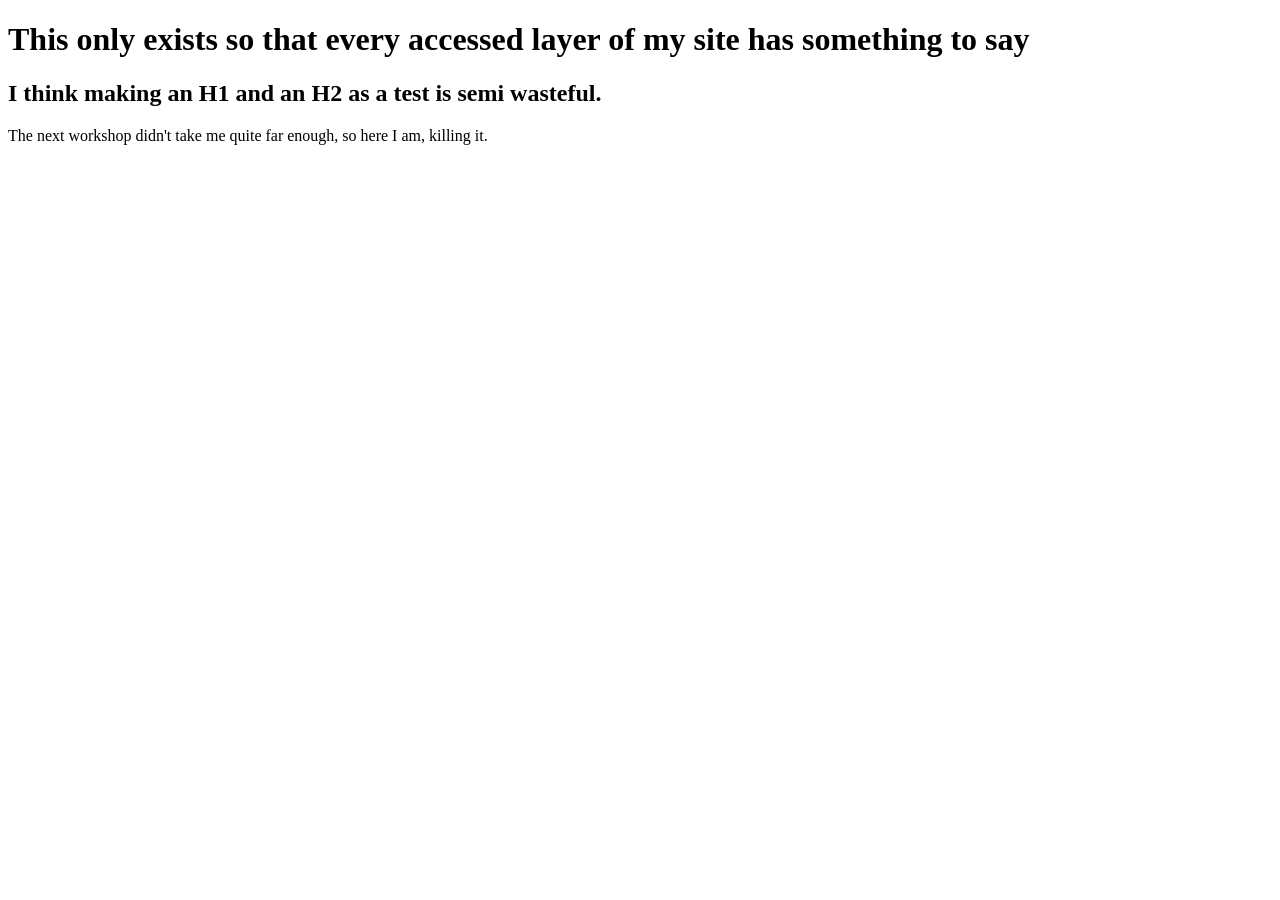
<file: index.html>
<!DOCTYPE html>
<html>
    
<head>
    <meta charset="utf-8">
    <meta name="viewport" content="width=device-width, initial-scale=1.0">
    <title>A layered approach is the best approach when it comes to security.</title>
</head>
    <body>
        
        <h1>This only exists so that every accessed layer of my site has something to say</h1>
        <h2>I think making an H1 and an H2 as a test is semi wasteful.</h2>
        
        <p>
            The next workshop didn't take me quite far enough, so here I am, killing it.
        </p>
        
    
    </body>
</html>
</file>
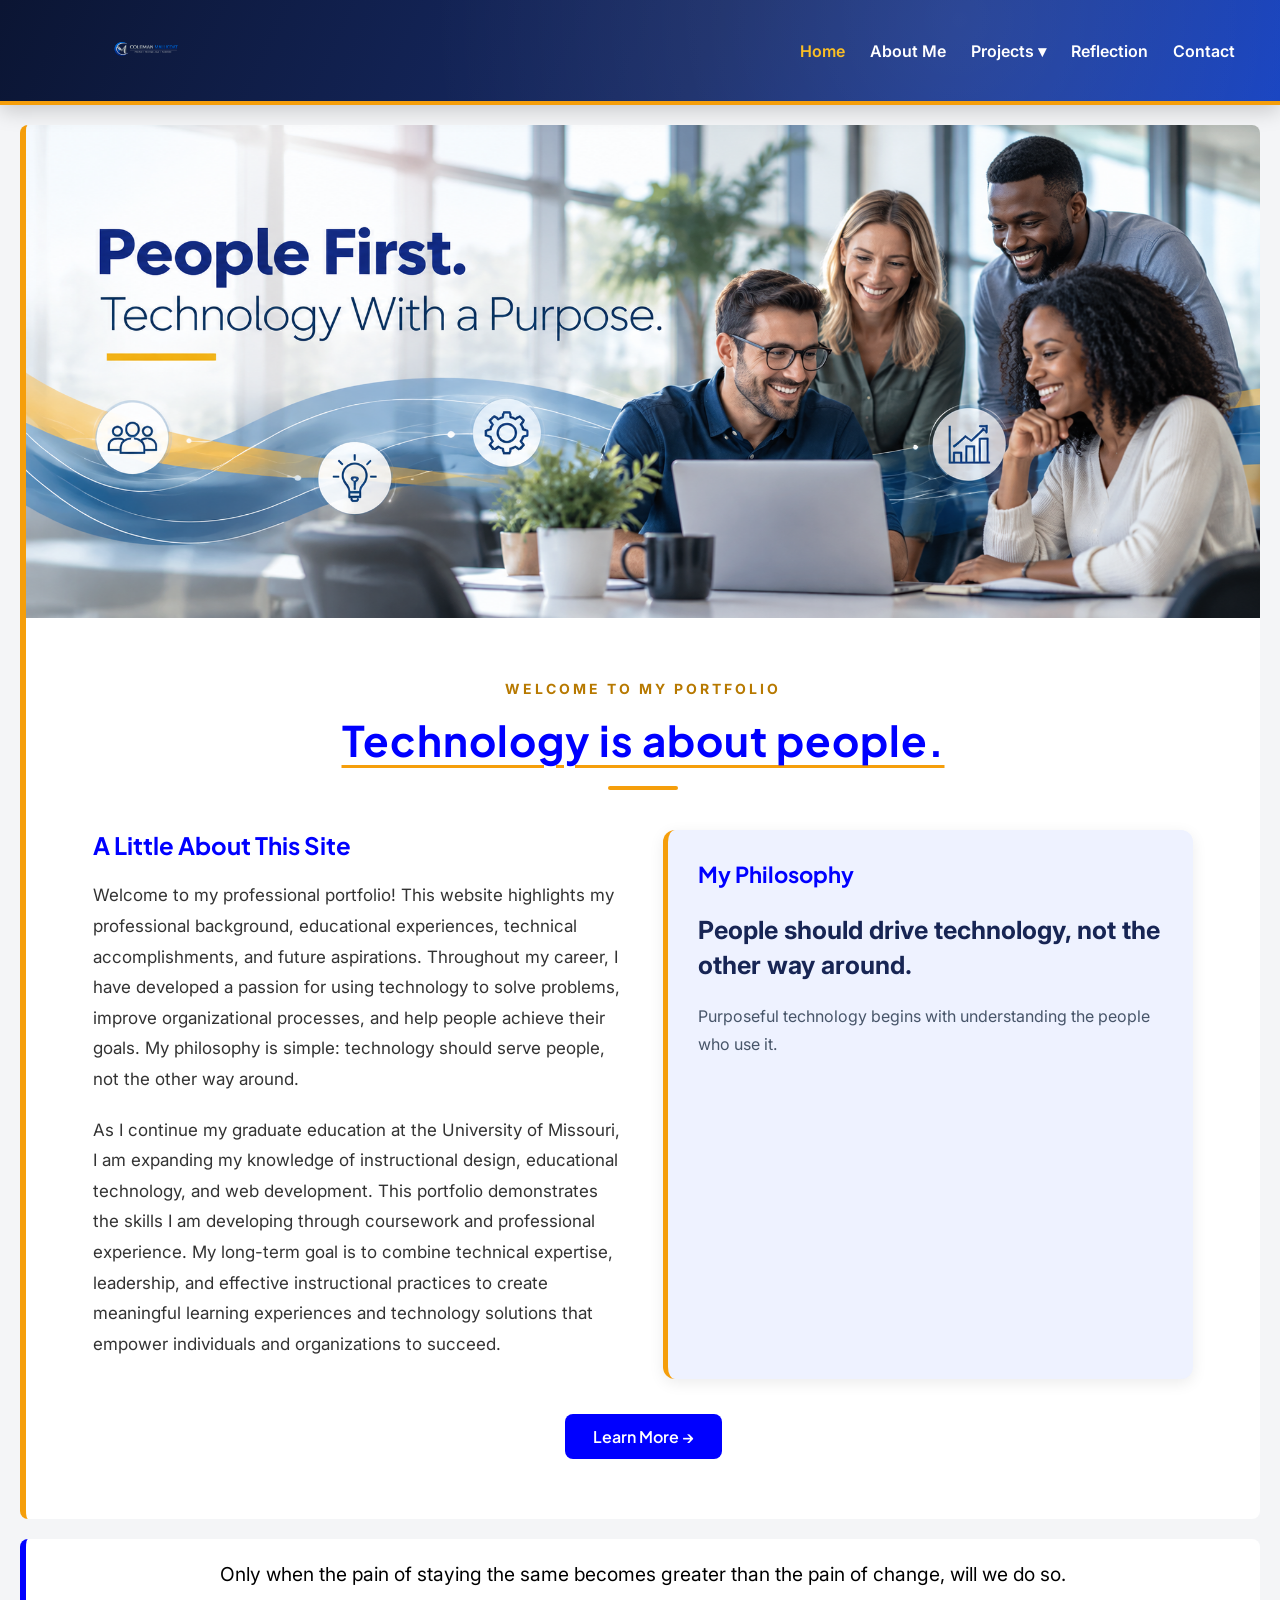
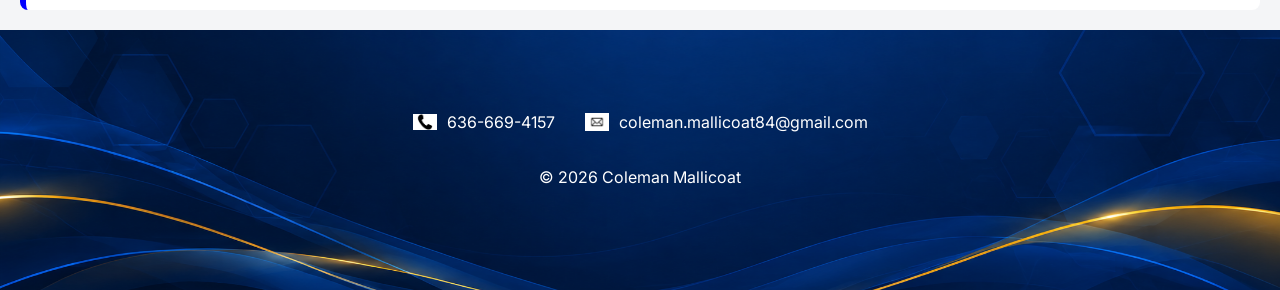
<file: webdevelopment/index.html>
<!DOCTYPE html>
<html lang="en">

<!-- ==========================
     Document Information
     Name: Coleman Mallicoat
     Date: 11/12/2026
     Course: ISLT 7355 - Web Development and Design
     Description: Professional Portfolio Home Page
========================== -->

<head>
    <!-- ==========================
         Page Metadata
    ========================== -->

    <meta charset="utf-8">
    <meta name="viewport"
          content="width=device-width, initial-scale=1.0">

    <title>Home | Coleman Mallicoat</title>

    <!-- ==========================
         Google Fonts
    ========================== -->

    <link rel="preconnect"
          href="https://fonts.googleapis.com">

    <link rel="preconnect"
          href="https://fonts.gstatic.com"
          crossorigin>

    <!-- Custom font used here -->
    <link href="https://fonts.googleapis.com/css2?family=Inter:wght@400;500;600;700&family=Plus+Jakarta+Sans:wght@400;500;600;700;800&display=swap"
          rel="stylesheet">

    <!-- ==========================
         Stylesheets
    ========================== -->

    <link rel="stylesheet" href="style2.css">
    <link rel="stylesheet" href="nav.css">

    <!-- ==========================
         Favicons and Site Manifest
    ========================== -->

    <link rel="apple-touch-icon"
          sizes="180x180"
          href="apple-touch-icon.png">

    <link rel="icon"
          type="image/png"
          sizes="32x32"
          href="favicon-32x32.png">

    <link rel="icon"
          type="image/png"
          sizes="16x16"
          href="favicon-16x16.png">

    <link rel="shortcut icon"
          type="image/x-icon"
          href="favicon.ico">

    <link rel="manifest"
          href="site.webmanifest">

</head>

<body>

<!-- ==========================
     Site Header and Navigation
========================== -->

<header class="testheader">

    <!-- Portfolio Logo -->

    <img src="images/logo.png"
         alt="Coleman Mallicoat Portfolio Logo"
         class="site-logo">

    <!-- Mobile Navigation Toggle -->

    <input type="checkbox"
           id="menu-toggle"
           class="menu-toggle">

    <label for="menu-toggle"
           class="hamburger">

        <span class="visually-hidden">
            Toggle navigation menu
        </span>

        &#9776;

    </label>

    <!-- Main Navigation Menu -->

    <nav aria-label="Main navigation">

        <ul>

            <li>
                <a href="index.html"
                   aria-current="page">
                    Home
                </a>
            </li>

            <li>
                <a href="about.html">
                    About Me
                </a>
            </li>

            <!-- Projects Dropdown Menu -->

            <li class="dropdown">

                <a href="projects.html">
                    Projects &#9662;
                </a>

                <ul class="dropdown-menu">

                    <li>
                        <a href="projects.html">
                            All Projects
                        </a>
                    </li>

                    <li>
                        <a href="projects.html#web-development">
                            Web Development
                        </a>
                    </li>

                    <li>
                        <a href="projects.html#instructional-design">
                            Instructional Design
                        </a>
                    </li>

                    <li>
                        <a href="projects.html#it-leadership">
                            IT Leadership
                        </a>
                    </li>

                </ul>

            </li>

            <li>
                <a href="reflection.html">
                    Reflection
                </a>
            </li>

            <li>
                <a href="contact.html">
                    Contact
                </a>
            </li>

        </ul>

    </nav>

</header>



<!-- ==========================
     Main Page Content
========================== -->

<main>

    <!-- ==========================
         Hero Section
    ========================== -->

    <section class="hero"
             aria-labelledby="hero-title">

        <!-- Hero Background Image -->

        <img src="images/hero.png"
             alt="A team collaborating using technology"
             class="hero-image">

        <!-- Accessible Hero Heading -->

        <h1 id="hero-title"
            class="visually-hidden">
            People First. Technology With a Purpose.
        </h1>

        <!-- Hero Content -->

        <div class="hero-content">

            <!-- Welcome Heading -->

            <div class="intro-heading">

                <span class="intro-label">
                    WELCOME TO MY PORTFOLIO
                </span>

                <h2>
                    Technology is about people.
                </h2>

                <div class="accent-line"></div>

            </div>

            <!-- Introduction and Philosophy -->

            <div class="intro-grid">

                <!-- Portfolio Introduction -->

                <div class="intro-text">

                    <h3>
                        A Little About This Site
                    </h3>

                    <p>
                        Welcome to my professional
                        portfolio! This website
                        highlights my professional
                        background, educational
                        experiences, technical
                        accomplishments, and future
                        aspirations. Throughout my
                        career, I have developed a
                        passion for using technology
                        to solve problems, improve
                        organizational processes,
                        and help people achieve
                        their goals. My philosophy
                        is simple: technology
                        should serve people, not
                        the other way around.
                    </p>

                    <p>
                        As I continue my graduate
                        education at the University
                        of Missouri, I am expanding
                        my knowledge of instructional
                        design, educational technology,
                        and web development. This
                        portfolio demonstrates the
                        skills I am developing through
                        coursework and professional
                        experience. My long-term goal
                        is to combine technical
                        expertise, leadership, and
                        effective instructional
                        practices to create meaningful
                        learning experiences and
                        technology solutions that
                        empower individuals and
                        organizations to succeed.
                    </p>

                </div>

                <!-- Personal Philosophy -->

                <div class="philosophy-card">

                    <h3>
                        My Philosophy
                    </h3>

                    <p class="philosophy-quote">
                        People should drive
                        technology, not the
                        other way around.
                    </p>

                    <p>
                        Purposeful technology
                        begins with understanding
                        the people who use it.
                    </p>

                </div>

            </div>

            <!-- About Page Call to Action -->

            <a href="about.html"
               class="cta-button">
                Learn More &rarr;
            </a>

        </div>

    </section>

    <!-- ==========================
         Favorite Quote
    ========================== -->

    <blockquote class="TestRule2">
        Only when the pain of staying the same
        becomes greater than the pain of change,
        will we do so.
    </blockquote>

</main>

<!-- ==========================
     Site Footer
========================== -->

<footer class="FooterTest">

    <!-- Contact Information -->

    <div class="footer-contact">

        <!-- Phone Contact -->

        <div class="contact-item">

            <img src="images/phone.png"
                 alt="Phone icon">

            <span>636-669-4157</span>

        </div>

        <!-- Email Contact -->

        <div class="contact-item">

            <img src="images/email.png"
                 alt="Email icon">

            <a href="mailto:coleman.mallicoat84@gmail.com">
                coleman.mallicoat84@gmail.com
            </a>

        </div>

    </div>

    <!-- Copyright Information -->

    <p>
        &copy; 2026 Coleman Mallicoat
    </p>

</footer>

</body>
</html>
</file>
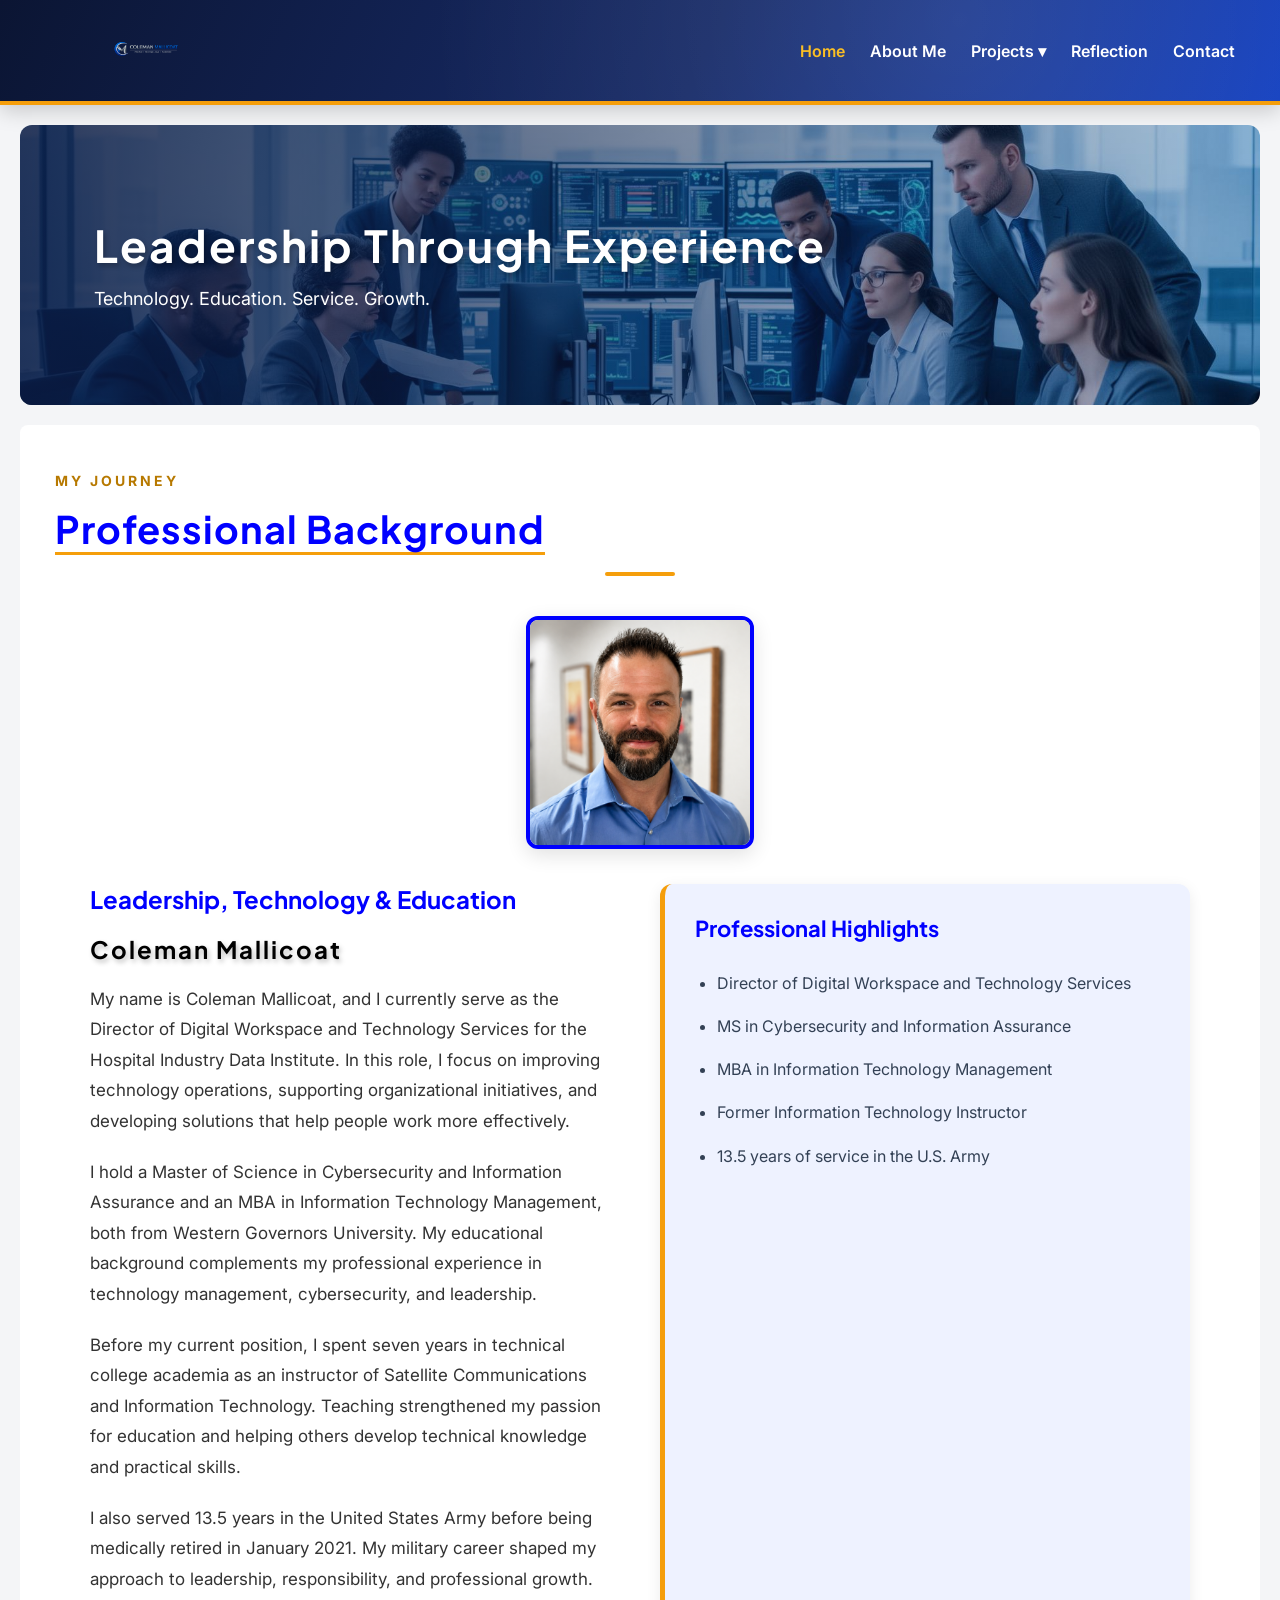
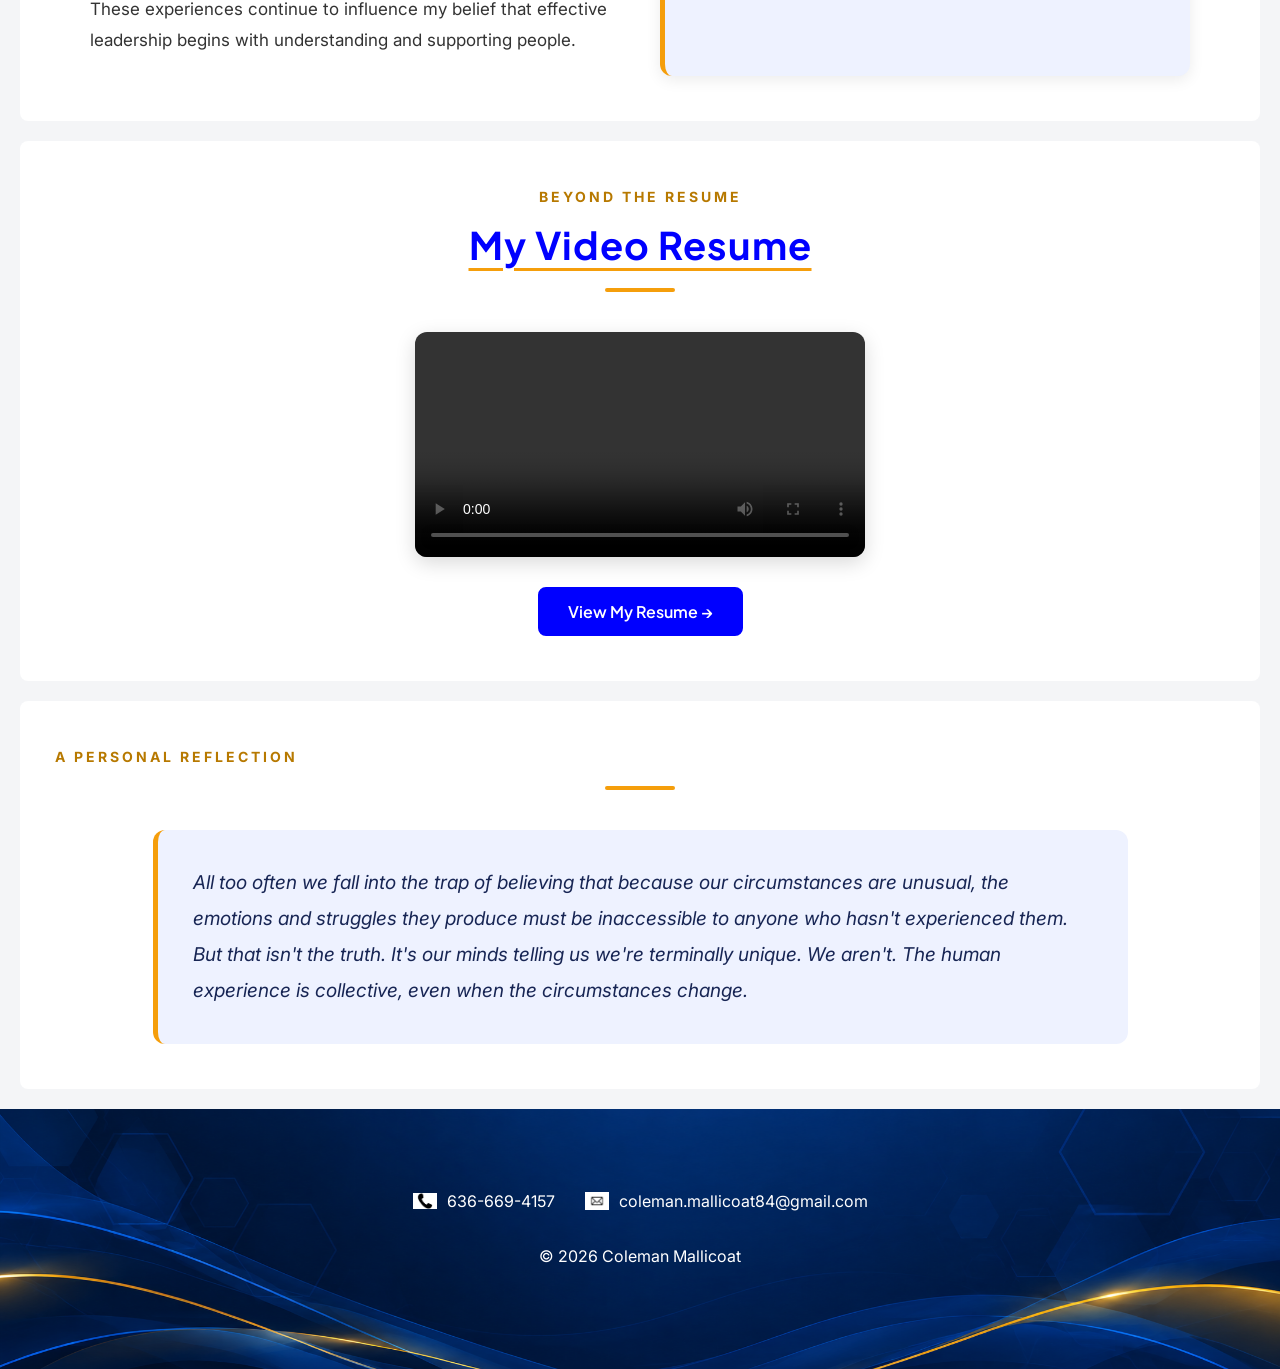
<file: webdevelopment/about.html>
<!DOCTYPE html>
<html lang="en">

<!-- ==========================
     Document Information
     Name: Coleman Mallicoat
     Date: 11/12/2026
     Course: ISLT 7355 - Web Development and Design
     Description: Professional Portfolio About Me Page
========================== -->

<head>

    <!-- ==========================
         Page Metadata
    ========================== -->

    <meta charset="utf-8">
    <meta name="viewport"
          content="width=device-width, initial-scale=1.0">

    <title>About Me | Coleman Mallicoat</title>

    <!-- ==========================
         Google Fonts
    ========================== -->

    <link rel="preconnect"
          href="https://fonts.googleapis.com">

    <link rel="preconnect"
          href="https://fonts.gstatic.com"
          crossorigin>

    <!-- Custom font used here -->
    <link href="https://fonts.googleapis.com/css2?family=Inter:wght@400;500;600;700&family=Plus+Jakarta+Sans:wght@400;500;600;700;800&display=swap"
          rel="stylesheet">

    <!-- ==========================
         Stylesheets
    ========================== -->

    <link rel="stylesheet" href="style2.css">
    <link rel="stylesheet" href="nav.css">

    <!-- ==========================
         Favicons and Site Manifest
    ========================== -->

    <link rel="apple-touch-icon"
          sizes="180x180"
          href="apple-touch-icon.png">

    <link rel="icon"
          type="image/png"
          sizes="32x32"
          href="favicon-32x32.png">

    <link rel="icon"
          type="image/png"
          sizes="16x16"
          href="favicon-16x16.png">

    <link rel="shortcut icon"
          type="image/x-icon"
          href="favicon.ico">

    <link rel="manifest"
          href="site.webmanifest">

</head>

<body>

<!-- ==========================
     Site Header and Navigation
========================== -->

<header class="testheader">

    <!-- Portfolio Logo -->

    <img src="images/logo.png"
         alt="Coleman Mallicoat Portfolio Logo"
         class="site-logo">

    <!-- Mobile Navigation Toggle -->

    <input type="checkbox"
           id="menu-toggle"
           class="menu-toggle">

    <label for="menu-toggle"
           class="hamburger">

        <span class="visually-hidden">
            Toggle navigation menu
        </span>

        &#9776;

    </label>

    <!-- Main Navigation Menu -->

    <nav aria-label="Main navigation">

        <ul>

            <li>
                <a href="index.html"
                   aria-current="page">
                    Home
                </a>
            </li>

            <li>
                <a href="about.html">
                    About Me
                </a>
            </li>

            <!-- Projects Dropdown Menu -->

            <li class="dropdown">

                <a href="projects.html">
                    Projects &#9662;
                </a>

                <ul class="dropdown-menu">

                    <li>
                        <a href="projects.html">
                            All Projects
                        </a>
                    </li>

                    <li>
                        <a href="projects.html#web-development">
                            Web Development
                        </a>
                    </li>

                    <li>
                        <a href="projects.html#instructional-design">
                            Instructional Design
                        </a>
                    </li>

                    <li>
                        <a href="projects.html#it-leadership">
                            IT Leadership
                        </a>
                    </li>

                </ul>

            </li>

            <li>
                <a href="reflection.html">
                    Reflection
                </a>
            </li>

            <li>
                <a href="contact.html">
                    Contact
                </a>
            </li>

        </ul>

    </nav>

</header>


<!-- ==========================
     Main Page Content
========================== -->

<main>

    <!-- ==========================
         About Me Image Banner
    ========================== -->

    <section class="page-banner"
             aria-labelledby="about-title">

        <!-- Banner Image -->

        <img src="images/about-banner.png"
             alt="Professionals collaborating in a modern workplace">

        <!-- Banner Content -->

        <div class="page-banner-content">

            <h1 id="about-title">
                Leadership Through Experience
            </h1>

            <p>
                Technology. Education. Service. Growth.
            </p>

        </div>

    </section>


    <!-- ==========================
         Professional Background
    ========================== -->

    <div class="about-print">

        <section class="about-section"
                 aria-labelledby="background-title">

            <!-- Section Heading -->

            <div class="intro-heading">

                <span class="intro-label">
                    MY JOURNEY
                </span>

                <h2 id="background-title">
                    Professional Background
                </h2>

                <div class="accent-line"></div>

            </div>

            <!-- Professional Headshot -->

            <img class="headshot"
                 src="images/Headshot.png"
                 alt="Professional headshot of Coleman Mallicoat">

            <!-- Biography and Professional Highlights -->

            <div class="intro-grid">

                <!-- Professional Biography -->

                <div class="intro-text">

                    <h3>
                        Leadership, Technology &amp; Education
                    </h3>

                    <h1 class="print-name">
                        Coleman Mallicoat
                    </h1>

                    <p>
                        My name is Coleman Mallicoat,
                        and I currently serve as the
                        Director of Digital Workspace
                        and Technology Services for
                        the Hospital Industry Data
                        Institute. In this role,
                        I focus on improving technology
                        operations, supporting
                        organizational initiatives,
                        and developing solutions that
                        help people work more effectively.
                    </p>

                    <p>
                        I hold a Master of Science
                        in Cybersecurity and
                        Information Assurance and
                        an MBA in Information
                        Technology Management,
                        both from Western Governors
                        University. My educational
                        background complements my
                        professional experience in
                        technology management,
                        cybersecurity, and leadership.
                    </p>

                    <p>
                        Before my current position,
                        I spent seven years in
                        technical college academia
                        as an instructor of Satellite
                        Communications and Information
                        Technology. Teaching strengthened
                        my passion for education
                        and helping others develop
                        technical knowledge and
                        practical skills.
                    </p>

                    <p>
                        I also served 13.5 years
                        in the United States Army
                        before being medically retired
                        in January 2021. My military
                        career shaped my approach
                        to leadership, responsibility,
                        and professional growth.
                        These experiences continue
                        to influence my belief
                        that effective leadership
                        begins with understanding
                        and supporting people.
                    </p>

                </div>

                <!-- Professional Highlights -->

                <div class="philosophy-card">

                    <h3>
                        Professional Highlights
                    </h3>

                    <ul class="about-list">

                        <li>
                            Director of Digital Workspace
                            and Technology Services
                        </li>

                        <li>
                            MS in Cybersecurity and
                            Information Assurance
                        </li>

                        <li>
                            MBA in Information Technology
                            Management
                        </li>

                        <li>
                            Former Information Technology
                            Instructor
                        </li>

                        <li>
                            13.5 years of service
                            in the U.S. Army
                        </li>

                    </ul>

                </div>

            </div>

        </section>

    </div>


    <!-- ==========================
         Academic Aspirations
    ========================== -->

    <section class="about-section no-print"
             aria-labelledby="aspirations-title">

        <!-- Section Heading -->

        <div class="intro-heading">

            <span class="intro-label">
                LOOKING AHEAD
            </span>

            <h2 id="aspirations-title">
                Academic Aspirations
            </h2>

            <div class="accent-line"></div>

        </div>

        <!-- Academic Goals -->

        <div class="academic-card">

            <h3>
                My Next Chapter
            </h3>

            <p>
                I've accomplished much
                throughout my academic,
                professional, and personal
                life, but I believe there
                is still much more to
                learn and contribute.
            </p>

            <p>
                My current graduate studies
                represent another step
                toward my long-term goal
                of returning to academia
                permanently.
            </p>

            <p>
                I hope to pursue and
                complete a PhD in
                Information Science and
                Learning Technologies
                at the University of
                Missouri, with the goal
                of becoming a tenure-track
                assistant professor.
            </p>

        </div>

    </section>


    <!-- ==========================
         Video Resume
    ========================== -->

    <section class="resume-video"
             aria-labelledby="video-title">

        <!-- Section Heading -->

        <div class="intro-heading">

            <span class="intro-label">
                BEYOND THE RESUME
            </span>

            <h2 id="video-title">
                My Video Resume
            </h2>

            <div class="accent-line"></div>

        </div>

        <!-- Video Introduction -->

        <p class="section-description no-print">
            Learn more about my professional
            experience, background, and
            career aspirations.
        </p>

        <!-- Professional Video -->

        <video controls
               preload="metadata"
               aria-label="Video resume describing my professional background">

            <source src="videos/video.mp4"
                    type="video/mp4">

            Your browser does not support
            the video tag.

        </video>

        <!-- PDF Resume Link -->

        <div class="resume-container">

            <a href="webcontent/resume.pdf"
               target="_blank"
               rel="noopener noreferrer"
               class="resume-link">

                View My Resume &rarr;

            </a>

        </div>

    </section>


    <!-- ==========================
         Personal Reflection
    ========================== -->

    <section class="about-section"
             aria-labelledby="human-experience-title">

        <!-- Section Heading -->

        <div class="intro-heading">

            <span class="intro-label">
                A PERSONAL REFLECTION
            </span>

            <h2 id="human-experience-title"
                class="no-print">
                The Human Experience
            </h2>

            <div class="accent-line"></div>

        </div>

        <!-- Personal Philosophy Quote -->

        <blockquote class="TestRule2">

            All too often we fall into
            the trap of believing that
            because our circumstances
            are unusual, the emotions
            and struggles they produce
            must be inaccessible to
            anyone who hasn't
            experienced them.

            But that isn't the truth.
            It's our minds telling us
            we're terminally unique.

            We aren't. The human
            experience is collective,
            even when the circumstances
            change.

        </blockquote>

    </section>

</main>

<!-- ==========================
     Site Footer
========================== -->

<footer class="FooterTest">

    <!-- Contact Information -->

    <div class="footer-contact">

        <!-- Phone Contact -->

        <div class="contact-item">

            <img src="images/phone.png"
                 alt="Phone icon">

            <span>636-669-4157</span>

        </div>

        <!-- Email Contact -->

        <div class="contact-item">

            <img src="images/email.png"
                 alt="Email icon">

            <a href="mailto:coleman.mallicoat84@gmail.com">
                coleman.mallicoat84@gmail.com
            </a>

        </div>

    </div>

    <!-- Copyright Information -->

    <p>
        &copy; 2026 Coleman Mallicoat
    </p>

</footer>

</body>
</html>
</file>
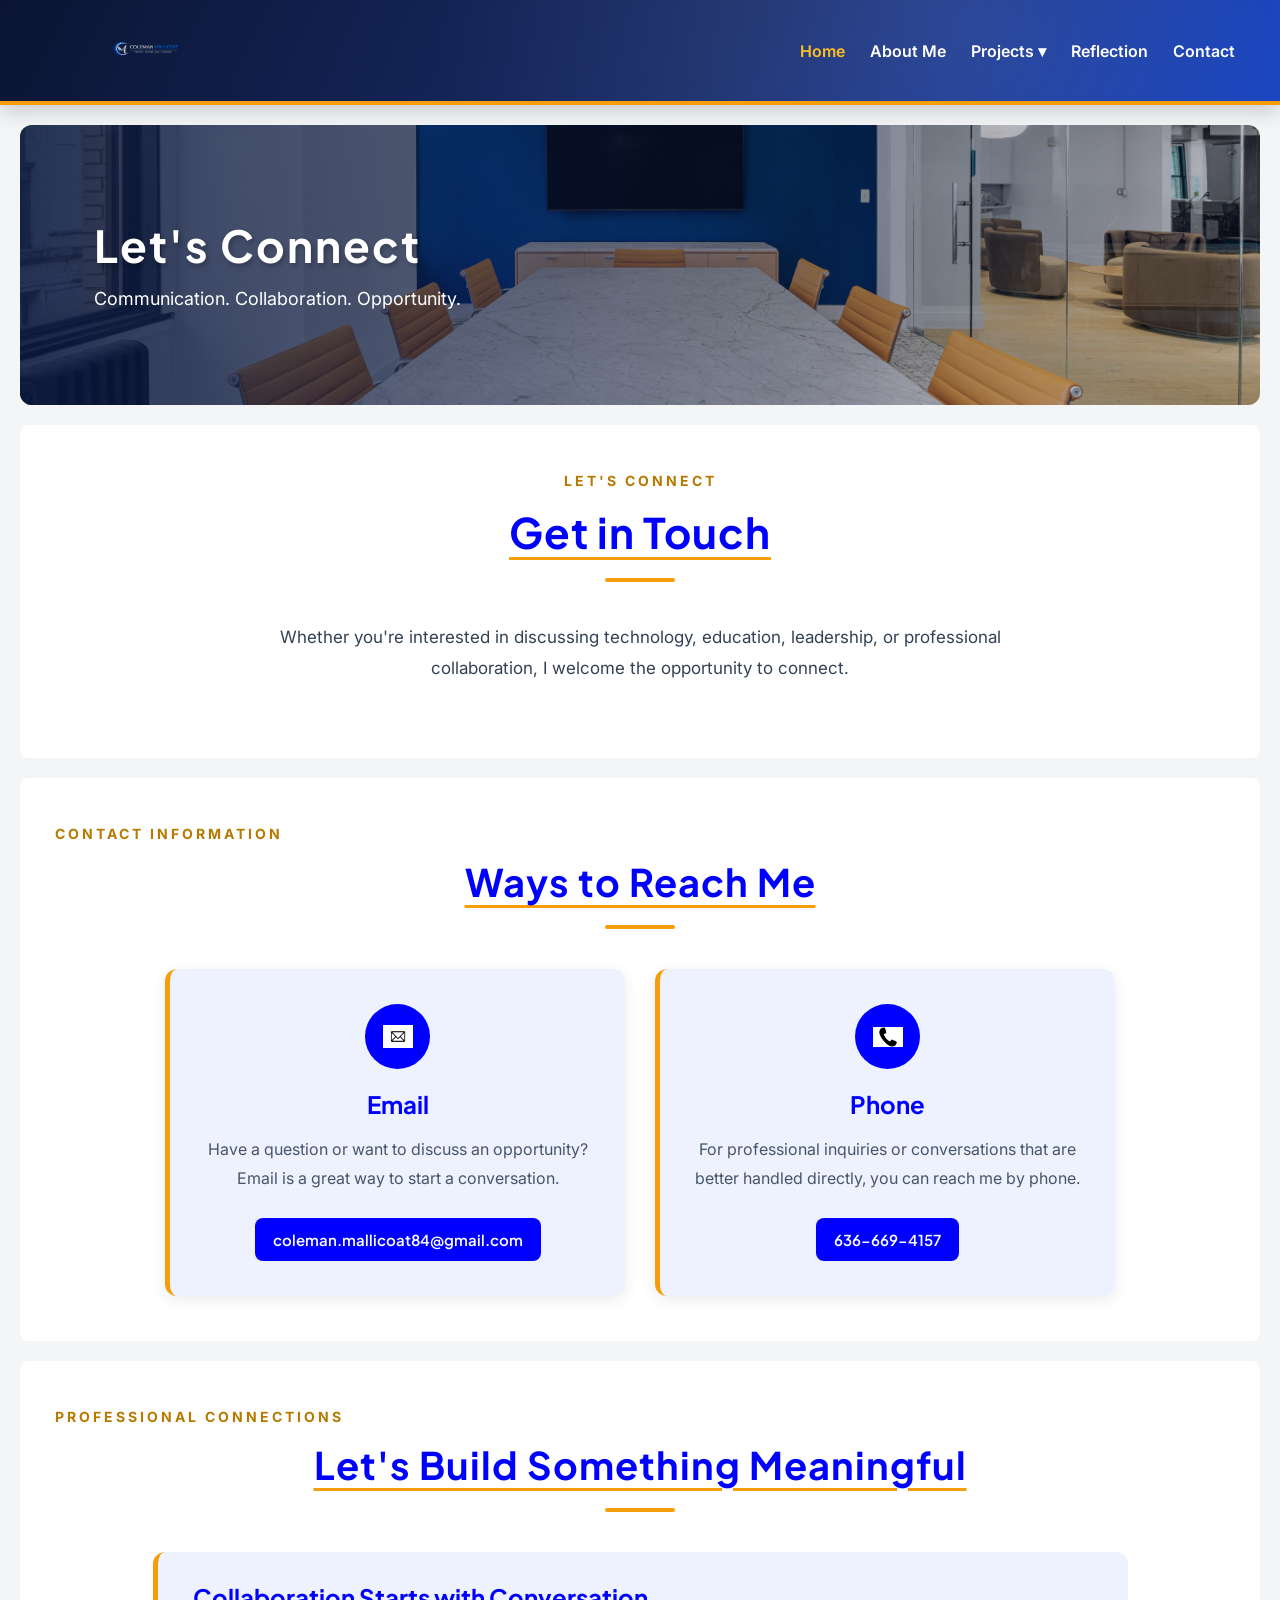
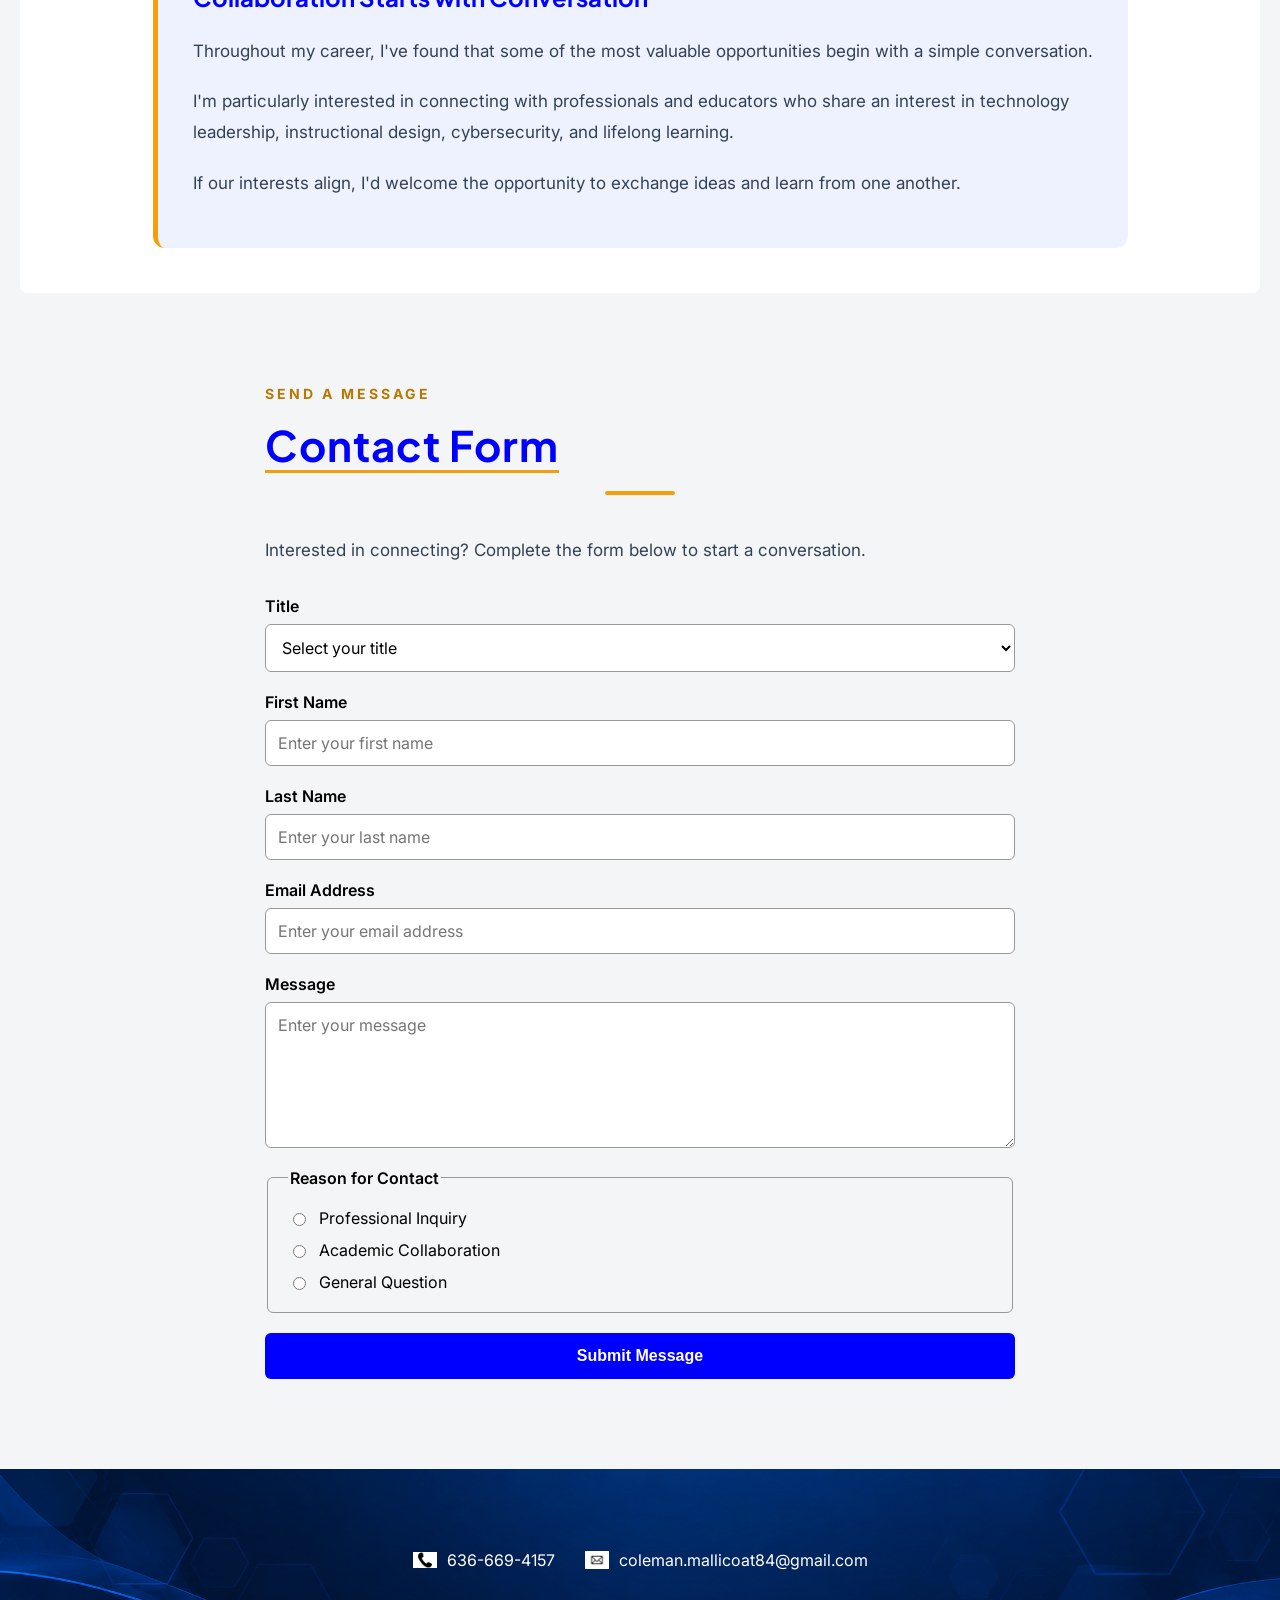
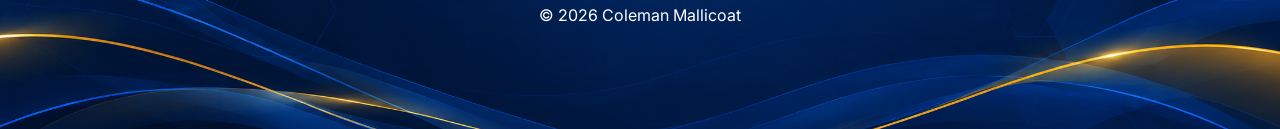
<file: webdevelopment/contact.html>
<!DOCTYPE html>
<html lang="en">

<!-- ==========================
     Document Information
     Name: Coleman Mallicoat
     Date: 11/12/2026
     Course: ISLT 7355 - Web Development and Design
     Description: Professional Portfolio Contact Page
========================== -->

<head>

    <!-- ==========================
         Page Metadata
    ========================== -->

    <meta charset="utf-8">
    <meta name="viewport"
          content="width=device-width, initial-scale=1.0">

    <title>Contact | Coleman Mallicoat</title>

    <!-- ==========================
         Google Fonts
    ========================== -->

    <link rel="preconnect"
          href="https://fonts.googleapis.com">

    <link rel="preconnect"
          href="https://fonts.gstatic.com"
          crossorigin>

    <!-- Custom font used here -->
    <link href="https://fonts.googleapis.com/css2?family=Inter:wght@400;500;600;700&family=Plus+Jakarta+Sans:wght@400;500;600;700;800&display=swap"
          rel="stylesheet">

    <!-- ==========================
         Stylesheets
    ========================== -->

    <link rel="stylesheet" href="style2.css">
    <link rel="stylesheet" href="nav.css">

    <!-- ==========================
         Favicons and Site Manifest
    ========================== -->

    <link rel="apple-touch-icon"
          sizes="180x180"
          href="apple-touch-icon.png">

    <link rel="icon"
          type="image/png"
          sizes="32x32"
          href="favicon-32x32.png">

    <link rel="icon"
          type="image/png"
          sizes="16x16"
          href="favicon-16x16.png">

    <link rel="shortcut icon"
          type="image/x-icon"
          href="favicon.ico">

    <link rel="manifest"
          href="site.webmanifest">

</head>

<body>

<!-- ==========================
     Site Header and Navigation
========================== -->

<header class="testheader">

    <!-- Portfolio Logo -->

    <img src="images/logo.png"
         alt="Coleman Mallicoat Portfolio Logo"
         class="site-logo">

    <!-- Mobile Navigation Toggle -->

    <input type="checkbox"
           id="menu-toggle"
           class="menu-toggle">

    <label for="menu-toggle"
           class="hamburger">

        <span class="visually-hidden">
            Toggle navigation menu
        </span>

        &#9776;

    </label>

    <!-- Main Navigation Menu -->

    <nav aria-label="Main navigation">

        <ul>

            <li>
                <a href="index.html"
                   aria-current="page">
                    Home
                </a>
            </li>

            <li>
                <a href="about.html">
                    About Me
                </a>
            </li>

            <!-- Projects Dropdown Menu -->

            <li class="dropdown">

                <a href="projects.html">
                    Projects &#9662;
                </a>

                <ul class="dropdown-menu">

                    <li>
                        <a href="projects.html">
                            All Projects
                        </a>
                    </li>

                    <li>
                        <a href="projects.html#web-development">
                            Web Development
                        </a>
                    </li>

                    <li>
                        <a href="projects.html#instructional-design">
                            Instructional Design
                        </a>
                    </li>

                    <li>
                        <a href="projects.html#it-leadership">
                            IT Leadership
                        </a>
                    </li>

                </ul>

            </li>

            <li>
                <a href="reflection.html">
                    Reflection
                </a>
            </li>

            <li>
                <a href="contact.html">
                    Contact
                </a>
            </li>

        </ul>

    </nav>

</header>



<!-- ==========================
     Main Page Content
========================== -->

<main>

    <!-- ==========================
         Contact Image Banner
    ========================== -->

    <section class="page-banner"
             aria-labelledby="contact-title">

        <!-- Banner Image -->

        <img src="images/contact-banner.png"
             alt="A welcoming professional workspace representing communication and collaboration">

        <!-- Banner Content -->

        <div class="page-banner-content">

            <h1 id="contact-title">
                Let's Connect
            </h1>

            <p>
                Communication. Collaboration. Opportunity.
            </p>

        </div>

    </section>


    <!-- ==========================
         Contact Introduction
    ========================== -->

    <section class="contact-intro"
             aria-labelledby="contact-intro-title">

        <!-- Section Heading -->

        <div class="intro-heading">

            <span class="intro-label">
                LET'S CONNECT
            </span>

            <h2 id="contact-intro-title">
                Get in Touch
            </h2>

            <div class="accent-line"></div>

            <!-- Introduction Description -->

            <p class="contact-subtitle">
                Whether you're interested in discussing
                technology, education, leadership,
                or professional collaboration,
                I welcome the opportunity to connect.
            </p>

        </div>

    </section>


    <!-- ==========================
         Contact Information
    ========================== -->

    <section class="contact-section"
             aria-labelledby="contact-info-title">

        <!-- Section Heading -->

        <div class="intro-heading">

            <span class="intro-label">
                CONTACT INFORMATION
            </span>

            <h2 id="contact-info-title">
                Ways to Reach Me
            </h2>

            <div class="accent-line"></div>

        </div>

        <!-- Contact Information Grid -->

        <div class="contact-grid">

            <!-- Email Contact Card -->

            <article class="contact-card">

                <div class="contact-icon">

                    <img src="images/email.png"
                         alt="">

                </div>

                <h3>Email</h3>

                <p>
                    Have a question or want to
                    discuss an opportunity?
                    Email is a great way to
                    start a conversation.
                </p>

                <a href="mailto:coleman.mallicoat84@gmail.com"
                   class="contact-link">
                    coleman.mallicoat84@gmail.com
                </a>

            </article>


            <!-- Phone Contact Card -->

            <article class="contact-card">

                <div class="contact-icon">

                    <img src="images/phone.png"
                         alt="">

                </div>

                <h3>Phone</h3>

                <p>
                    For professional inquiries
                    or conversations that are
                    better handled directly,
                    you can reach me by phone.
                </p>

                <a href="tel:6366694157"
                   class="contact-link">
                    636-669-4157
                </a>

            </article>

        </div>

    </section>


    <!-- ==========================
         Professional Networking
    ========================== -->

    <section class="contact-section"
             aria-labelledby="networking-title">

        <!-- Section Heading -->

        <div class="intro-heading">

            <span class="intro-label">
                PROFESSIONAL CONNECTIONS
            </span>

            <h2 id="networking-title">
                Let's Build Something Meaningful
            </h2>

            <div class="accent-line"></div>

        </div>

        <!-- Networking Introduction -->

        <div class="academic-card">

            <h3>
                Collaboration Starts with Conversation
            </h3>

            <p>
                Throughout my career, I've found
                that some of the most valuable
                opportunities begin with a
                simple conversation.
            </p>

            <p>
                I'm particularly interested in
                connecting with professionals
                and educators who share an
                interest in technology leadership,
                instructional design, cybersecurity,
                and lifelong learning.
            </p>

            <p>
                If our interests align,
                I'd welcome the opportunity
                to exchange ideas and
                learn from one another.
            </p>

        </div>

    </section>


    <!-- ==========================
         Contact Form
    ========================== -->

    <section class="contact-form-section"
             aria-labelledby="contact-form-title">

        <!-- Section Heading -->

        <div class="intro-heading">

            <span class="intro-label">
                SEND A MESSAGE
            </span>

            <h2 id="contact-form-title">
                Contact Form
            </h2>

            <div class="accent-line"></div>

            <p class="contact-subtitle">
                Interested in connecting?
                Complete the form below
                to start a conversation.
            </p>

        </div>

        <!-- Contact Form Fields -->

        <form class="contact-form"
              action="#"
              method="post">

            <!-- Title Dropdown -->

            <div class="form-group">

                <label for="title">
                    Title
                </label>

                <select id="title"
                        name="title"
                        required>

                    <option value=""
                            disabled
                            selected>
                        Select your title
                    </option>

                    <option value="mr">Mr.</option>
                    <option value="ms">Ms.</option>
                    <option value="mrs">Mrs.</option>
                    <option value="dr">Dr.</option>
                    <option value="other">Other</option>

                </select>

            </div>


            <!-- First Name -->

            <div class="form-group">

                <label for="firstname">
                    First Name
                </label>

                <input type="text"
                       id="firstname"
                       name="firstname"
                       placeholder="Enter your first name"
                       autocomplete="given-name"
                       required>

            </div>


            <!-- Last Name -->

            <div class="form-group">

                <label for="lastname">
                    Last Name
                </label>

                <input type="text"
                       id="lastname"
                       name="lastname"
                       placeholder="Enter your last name"
                       autocomplete="family-name"
                       required>

            </div>


            <!-- Email Address -->

            <div class="form-group">

                <label for="email">
                    Email Address
                </label>

                <input type="email"
                       id="email"
                       name="email"
                       placeholder="Enter your email address"
                       autocomplete="email"
                       required>

            </div>


            <!-- Message -->

            <div class="form-group">

                <label for="message">
                    Message
                </label>

                <textarea id="message"
                          name="message"
                          rows="6"
                          placeholder="Enter your message"
                          required></textarea>

            </div>


            <!-- Reason for Contact -->

            <fieldset class="form-options">

                <legend>
                    Reason for Contact
                </legend>

                <label>

                    <input type="radio"
                           name="reason"
                           value="professional"
                           required>

                    Professional Inquiry

                </label>

                <label>

                    <input type="radio"
                           name="reason"
                           value="academic">

                    Academic Collaboration

                </label>

                <label>

                    <input type="radio"
                           name="reason"
                           value="general">

                    General Question

                </label>

            </fieldset>


            <!-- Submit Button -->

            <button type="submit"
                    class="form-submit">
                Submit Message
            </button>

        </form>

    </section>

</main>

<!-- ==========================
     Site Footer
========================== -->

<footer class="FooterTest">

    <!-- Contact Information -->

    <div class="footer-contact">

        <!-- Phone Contact -->

        <div class="contact-item">

            <img src="images/phone.png"
                 alt="Phone icon">

            <span>636-669-4157</span>

        </div>

        <!-- Email Contact -->

        <div class="contact-item">

            <img src="images/email.png"
                 alt="Email icon">

            <a href="mailto:coleman.mallicoat84@gmail.com">
                coleman.mallicoat84@gmail.com
            </a>

        </div>

    </div>

    <!-- Copyright Information -->

    <p>
        &copy; 2026 Coleman Mallicoat
    </p>

</footer>

</body>
</html>
</file>
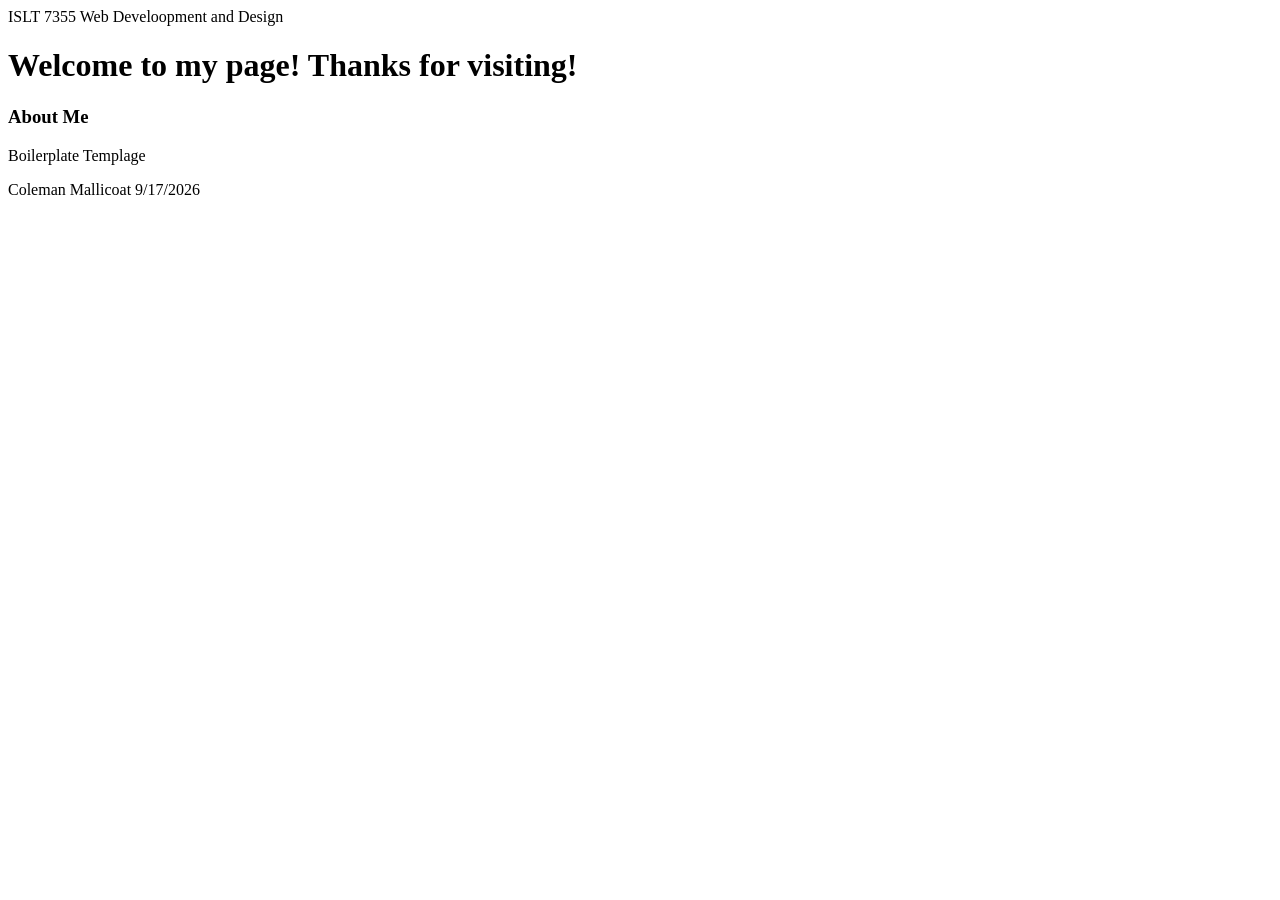
<file: webdevelopment/contacts.html>
<!DOCTYPE html>

<html lang="en">
 
<!-- Header Section -->
<!--
	Name:______
	Date:______
	Course:______
	Description:______
-->

<head>
    <meta charset="utf-8">
    <meta name="viewport" content="width=device-width, initial-scale=1.0">
    <title>This is my starter template, I'm excited to finish it!</title>
    <!--link rel="stylesheet" href="style.css"-->
</head>

<body>

<!-- My header will include link to other pages, each page currently has identical code and are presented the same way, this will change as I progress through the course -->
<header class="testheader">ISLT 7355 Web Develoopment and Design</header>

<!--H1 will likely stay similar to what it is now, as it's like its landing page-->
<h1>Welcome to my page! Thanks for visiting!</h1>	
<h3>About Me</h3>

<!--I actually created individual classes for each "p" element. I felt that was currently the best way to show that you can have custom classes for each element if you wanted to.-->
<p>Boilerplate Templage</p>
    

<!--Footer is kind of self explanatory. In the future this will likely have links to other parts of the page, or possibly external links to LinkedIn, or something like that-->
<footer>

Coleman Mallicoat
9/17/2026

</footer>    

</body>

</html>
</file>
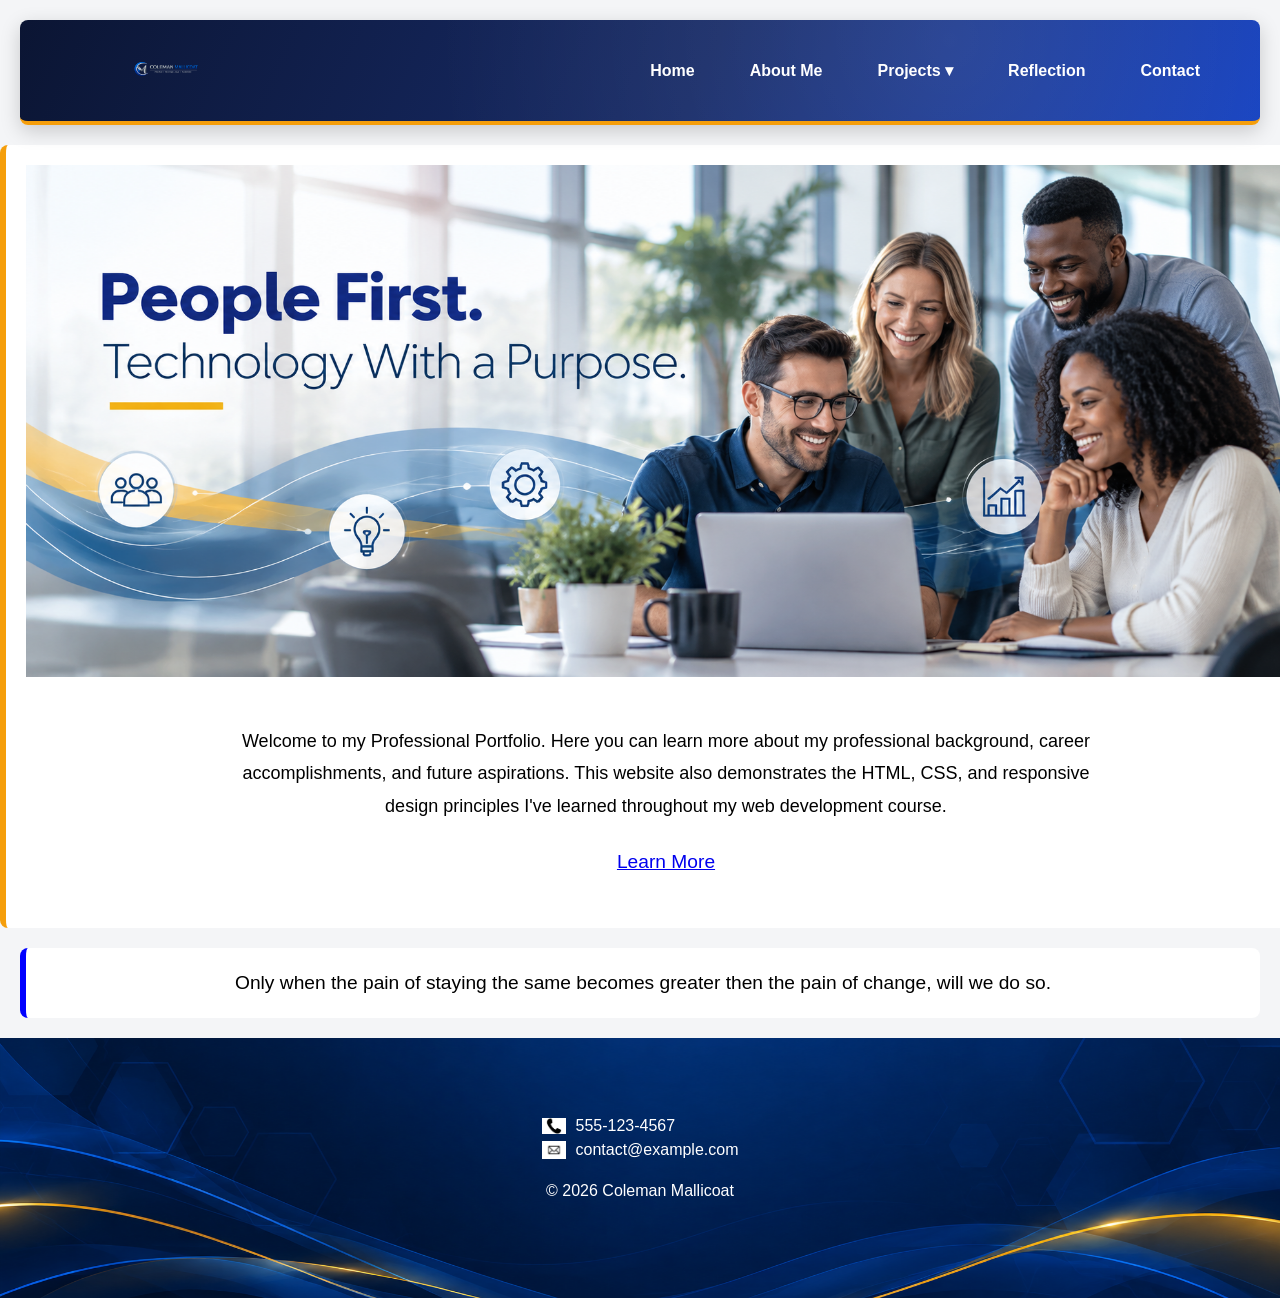
<file: webdevelopment/mallicoat_template.html>
<!DOCTYPE html>

<html lang="en">
 
<!-- Header Section -->
<!--
	Name:Coleman Mallicoat
	Date:11/4/2026
	Course:IS_LT 7355 Web Development and Design
	Description:Professional Portfolio
-->

<head>
    <meta charset="utf-8">
    <meta name="viewport" content="width=device-width, initial-scale=1.0">
    <title>Home Page</title>
	<link rel="stylesheet" href="style.css">
	<link rel="stylesheet" href="nav.css">
	<link rel="apple-touch-icon" sizes="180x180" href="apple-touch-icon.png">
	<link rel="icon" type="image/png" sizes="32x32" href="favicon-32x32.png">
	<link rel="icon" type="image/png" sizes="16x16" href="favicon-16x16.png">
	<link rel="shortcut icon" type="image/x-icon" href="favicon.ico">
	<link rel="manifest" href="site.webmanifest">
</head>

<body>

<!-- My header includes link to other pages, each page currently has identical code and are presented the same way, this will change as I progress through the course -->
<header class="testheader">

    <img src="images/logo.png" alt="Portfolio Logo" class="site-logo">

<!-- Mobile Menu Toggle -->
<input type="checkbox" id="menu-toggle" class="menu-toggle">

<label for="menu-toggle" class="hamburger">
    <span class="visually-hidden">Toggle navigation menu</span>
    &#9776;
</label>

    <!-- Navigation Bar with Dropdown Menu -->
    <nav aria-label="Main navigation">
    <ul>
        <li><a href="index.html">Home</a></li>
        <li><a href="about.html">About Me</a></li>

        <!-- Dropdown Navigation -->
        <li class="dropdown">
            <a href="projects.html">Projects ▾</a>

            <ul class="dropdown-menu">
                <li><a href="projects.html">All Projects</a></li>
                <li><a href="reflection.html">Reflection</a></li>
            </ul>
        </li>

        <li><a href="reflection.html">Reflection</a></li>
        <li><a href="contact.html">Contact</a></li>
    </ul>
</nav>
</header>

<main>

    <!-- Hero Section -->
    <section class="hero">

        <img
            src="images/hero.png"
            alt="People First. Technology With a Purpose. A team collaborating using technology."
            class="hero-image"
        >

        <h1 class="visually-hidden">
            People First. Technology With a Purpose.
        </h1>

        <div class="hero-content">

            <p>
                Welcome to my Professional Portfolio. Here you can
                learn more about my professional background, career
                accomplishments, and future aspirations.

                This website also demonstrates the HTML, CSS, and
                responsive design principles I've learned throughout
                my web development course.
            </p>

            <a href="about.html" class="cta-button">
                Learn More
            </a>

        </div>

    </section>

</main>

<!--H2 is just another headerd-->
<!--h2 class="h1test">H2 is specified in the rubric, but not the instructions, it specifies H3 in the instructions, effectively skipping H2, I'm adding it due to the rubric calling for it.</h2-->
	
<!--H3 will outline the specific section this page covers.-->
<!--h3 class="h3test">A Little About Me</h3-->
	
<!--Image was interesting to me, as the process was similar in formatting the picture. Create a class associated with the .png file, add the class parameters to the class in the "style.css", and once it renders, the photo is cleanly where I wanted it to be -->	
<!--img class="headshot" src="images/Headshot.png" alt="Headshot"-->

<!--I actually created individual classes for each "p" element. I felt that was currently the best way to show that you can have custom classes for each element if you wanted to.-->
<!--p class="TestRule">Welcome to my website! I'm very excited that you visited. As this page continues to be built, you will see new features, new colors and text combinations, and even some advanced stuff!! Thanks for stopping by!</p-->

<blockquote class="TestRule2">Only when the pain of staying the same becomes greater then the pain of change, will we do so.</blockquote>

<!-- Footer Section -->
<footer class="FooterTest">

    <div class="footer-contact">

        <div class="contact-item">
            <img src="images/phone.png" alt="Phone icon">
            <span>555-123-4567</span>
        </div>

        <div class="contact-item">
            <img src="images/email.png" alt="Email icon">
            <a href="mailto:contact@example.com">
                contact@example.com
            </a>
        </div>

    </div>

    <p>&copy; 2026 Coleman Mallicoat</p>

</footer>
	
</body>
</html>
</file>
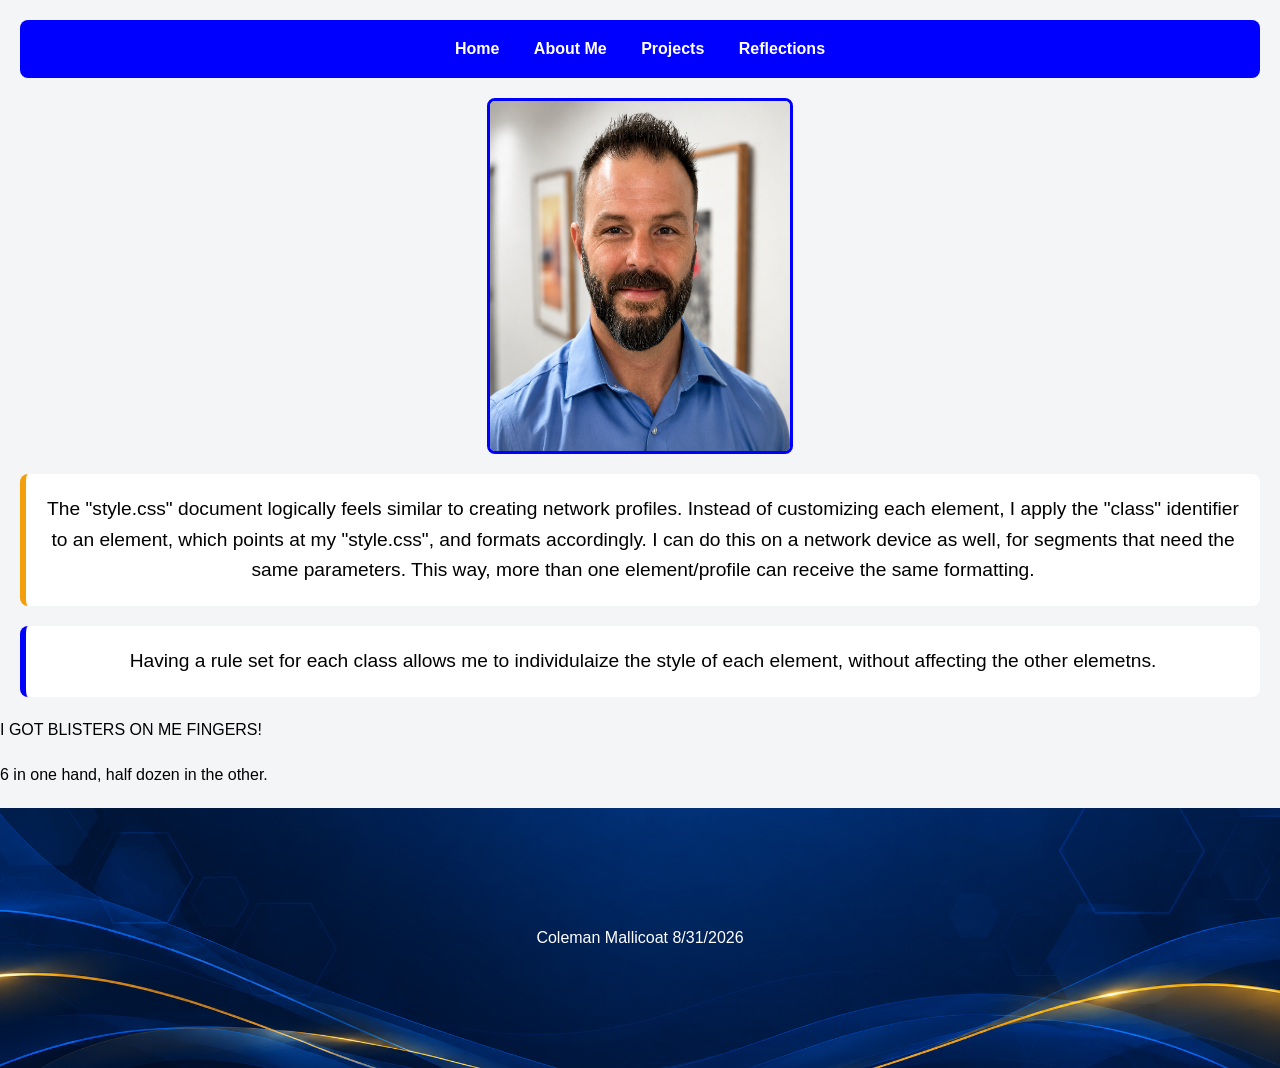
<file: webdevelopment/MallicoatWebsite.html>
<!DOCTYPE html>

<html lang="en-US">
 
<!-- Header Section -->
<!--
	Name:______
	Date:______
	Course:______
	Description:______
-->

<head>
    <meta charset="utf-8">
    <meta name="viewport" content="width=device-width, initial-scale=1.0">
    <title>This is my starter template, I'm excited to finish it!</title>
	<link rel="stylesheet" href="style.css">
</head>

<body>

<!-- My header includes link to other pages, each page currently has identical code and are presented the same way, this will change as I progress through the course -->

<header class="testheader">
	<a href="MallicoatWebsite.html">Home</a>
    <a href="about.html">About Me</a>
    <a href="projects.html">Projects</a>
    <a href="reflections.html">Reflections</a>
</header>

<!-- Image was interesting to me, as the process was similar in formatting the picture. Create a class associtated with the .png file, add the class parameters to the class in the "style.css", and once it renders, the photo is cleanly where I wanted it to be -->	
<img class="headshot" src="images/Headshot.png" alt="Headshot">

<p class="TestRule">The "style.css" document logically feels similar to creating network profiles. Instead of customizing each element, I apply the "class" identifier to an element, which points at my "style.css", and formats accordingly. I can do this on a network device as well, for segments that need the same parameters. This way, more than one element/profile can receive the same formatting.</p>
    
<p class="TestRule2">Having a rule set for each class allows me to individulaize the style of each element, without affecting the other elemetns.</p>
    <p class="TestRule3"> I GOT BLISTERS ON ME FINGERS! </p>
    <p class="TestRule4"> 6 in one hand, half dozen in the other.</p>

<footer class="FooterTest">

Coleman Mallicoat
8/31/2026

</footer>    

</body>

</html>
</file>
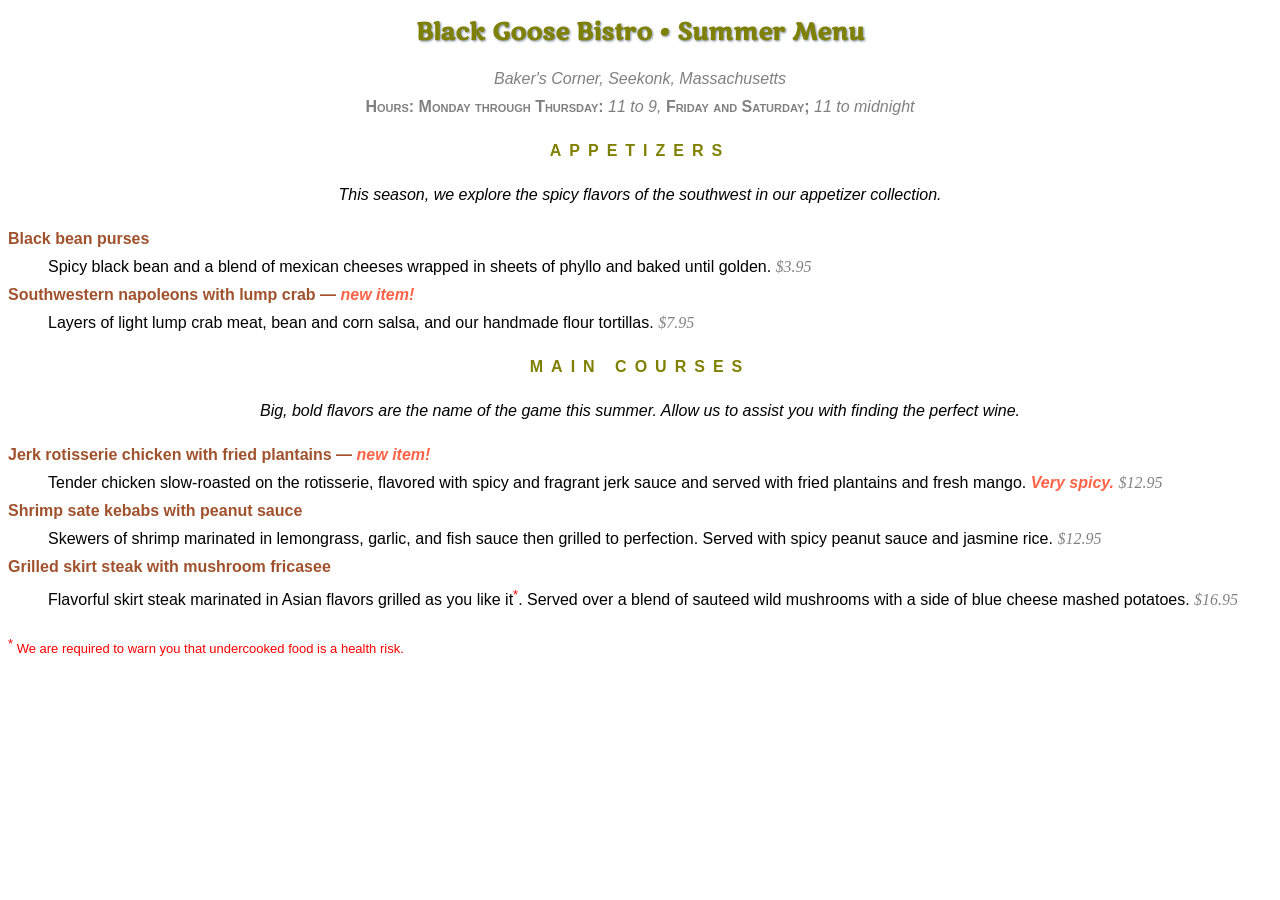
<file: webdevelopment/menu.html>
<!DOCTYPE html >
<html>

<head>
<meta charset="utf-8">
<title>Black Goose Bistro Summer Menu</title>
<link href="http://fonts.googleapis.com/css?family=Marko+One" rel="stylesheet">
<style>
    body {font-family: Verdana, sans-serif; font-size: 100%; line-height: 1.75em;}
    h1 {font: bold 1.5em "Marko One", Georgia, serif; color: olive; text-shadow: .05em .05em .1em lightslategray;}
    h2 {font-size: 1em; text-transform: uppercase; letter-spacing: .5em; color: olive;}
    dt {font-weight: bold; color: sienna;}
    strong {font-style: italic; color: tomato;}
    dt strong {color: tomato;}
    #info {color: teal;}
    #info p {font-style: italic; color: gray;}
    .price {font-family: Georgia, serif; font-style: italic; color: gray;}
    .label {font-weight: bold; font-variant: small-caps; font-style: normal;}
    p.warning, sup {font-size: small; color: red;}
    h1, h2, #info {text-align: center;}
    h2 + p {text-align: center; font-style: italic;}
</style>
</head>

<body>

<div id="info">
<h1>Black Goose Bistro &bull; Summer Menu</h1>
<p>Baker's Corner, Seekonk, Massachusetts<br>
<span class="label">Hours: Monday through Thursday:</span> 11 to 9, <span class="label">Friday and Saturday;</span> 11 to midnight</p>
</div>

<div id="appetizers">
<h2>Appetizers</h2>
<p>This season, we explore the spicy flavors of the southwest in our appetizer collection.</p>

<dl>
<dt>Black bean purses</dt>
<dd>Spicy black bean and a blend of mexican cheeses wrapped in sheets of phyllo and baked until golden. <span class="price">$3.95</span></dd>

<dt class="newitem">Southwestern napoleons with lump crab &mdash; <strong>new item!</strong></dt>
<dd>Layers of light lump crab meat, bean and corn salsa, and our handmade flour tortillas. <span class="price">$7.95</span></dd>
</dl>
</div>

<div id="entrees">

<h2>Main courses</h2>
<p>Big, bold flavors are the name of the game this summer. Allow us to assist you with finding the perfect wine.</p>


<dl>

<dt class="newitem">Jerk rotisserie chicken with fried plantains &mdash; <strong>new item!</strong></dt>
<dd>Tender chicken slow-roasted on the rotisserie, flavored with spicy and fragrant jerk sauce and served with fried plantains and fresh mango. <strong>Very spicy.</strong> <span class="price">$12.95</span></dd>

<dt>Shrimp sate kebabs with peanut sauce</dt>
<dd>Skewers of shrimp marinated in lemongrass, garlic, and fish sauce then grilled to perfection. Served with spicy peanut sauce and jasmine rice. <span class="price">$12.95</span></dd>

<dt>Grilled skirt steak with mushroom fricasee</dt>
<dd>Flavorful skirt steak marinated in Asian flavors grilled as you like it<sup>*</sup>. Served over a blend of sauteed wild mushrooms with a side of blue cheese mashed potatoes. <span class="price">$16.95</span></dd>
</dl>

</div>

<p class="warning"><sup>*</sup> We are required to warn you that undercooked food is a health risk.</p>

</body>
</html>
</file>
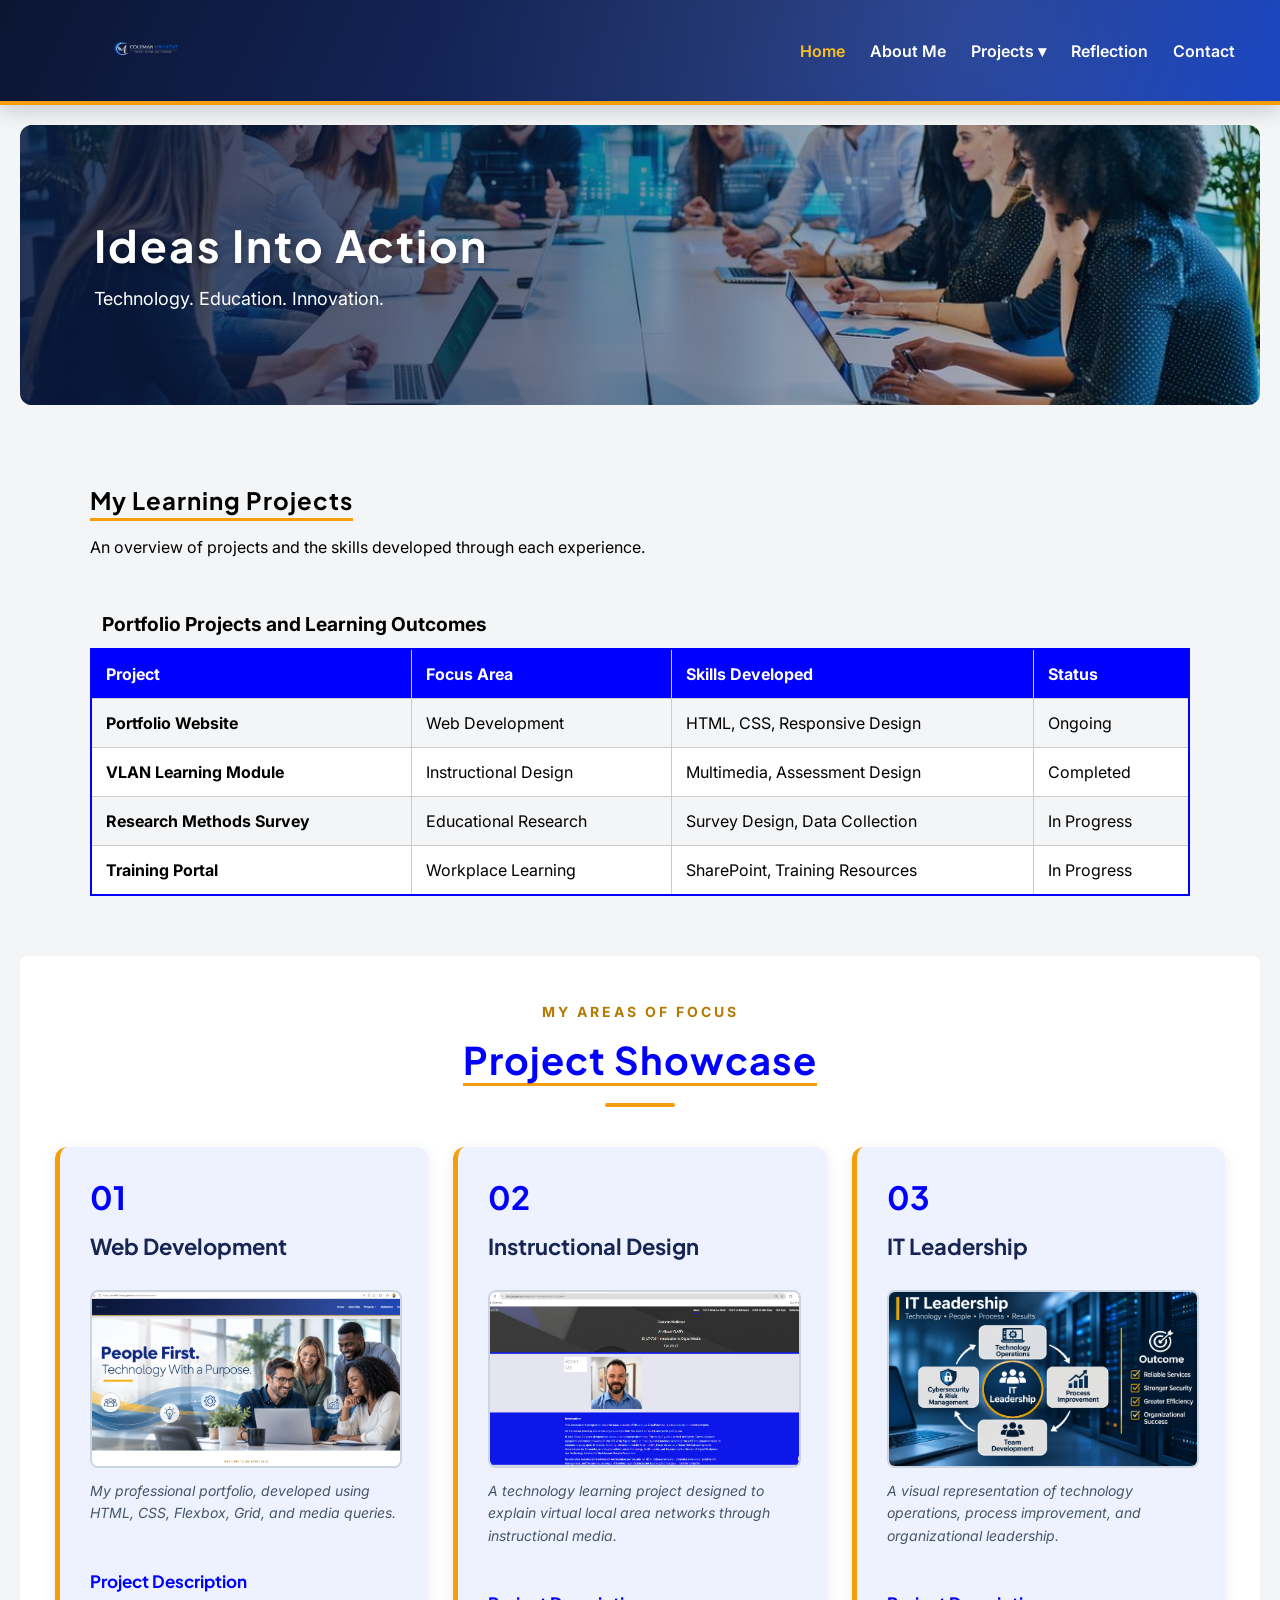
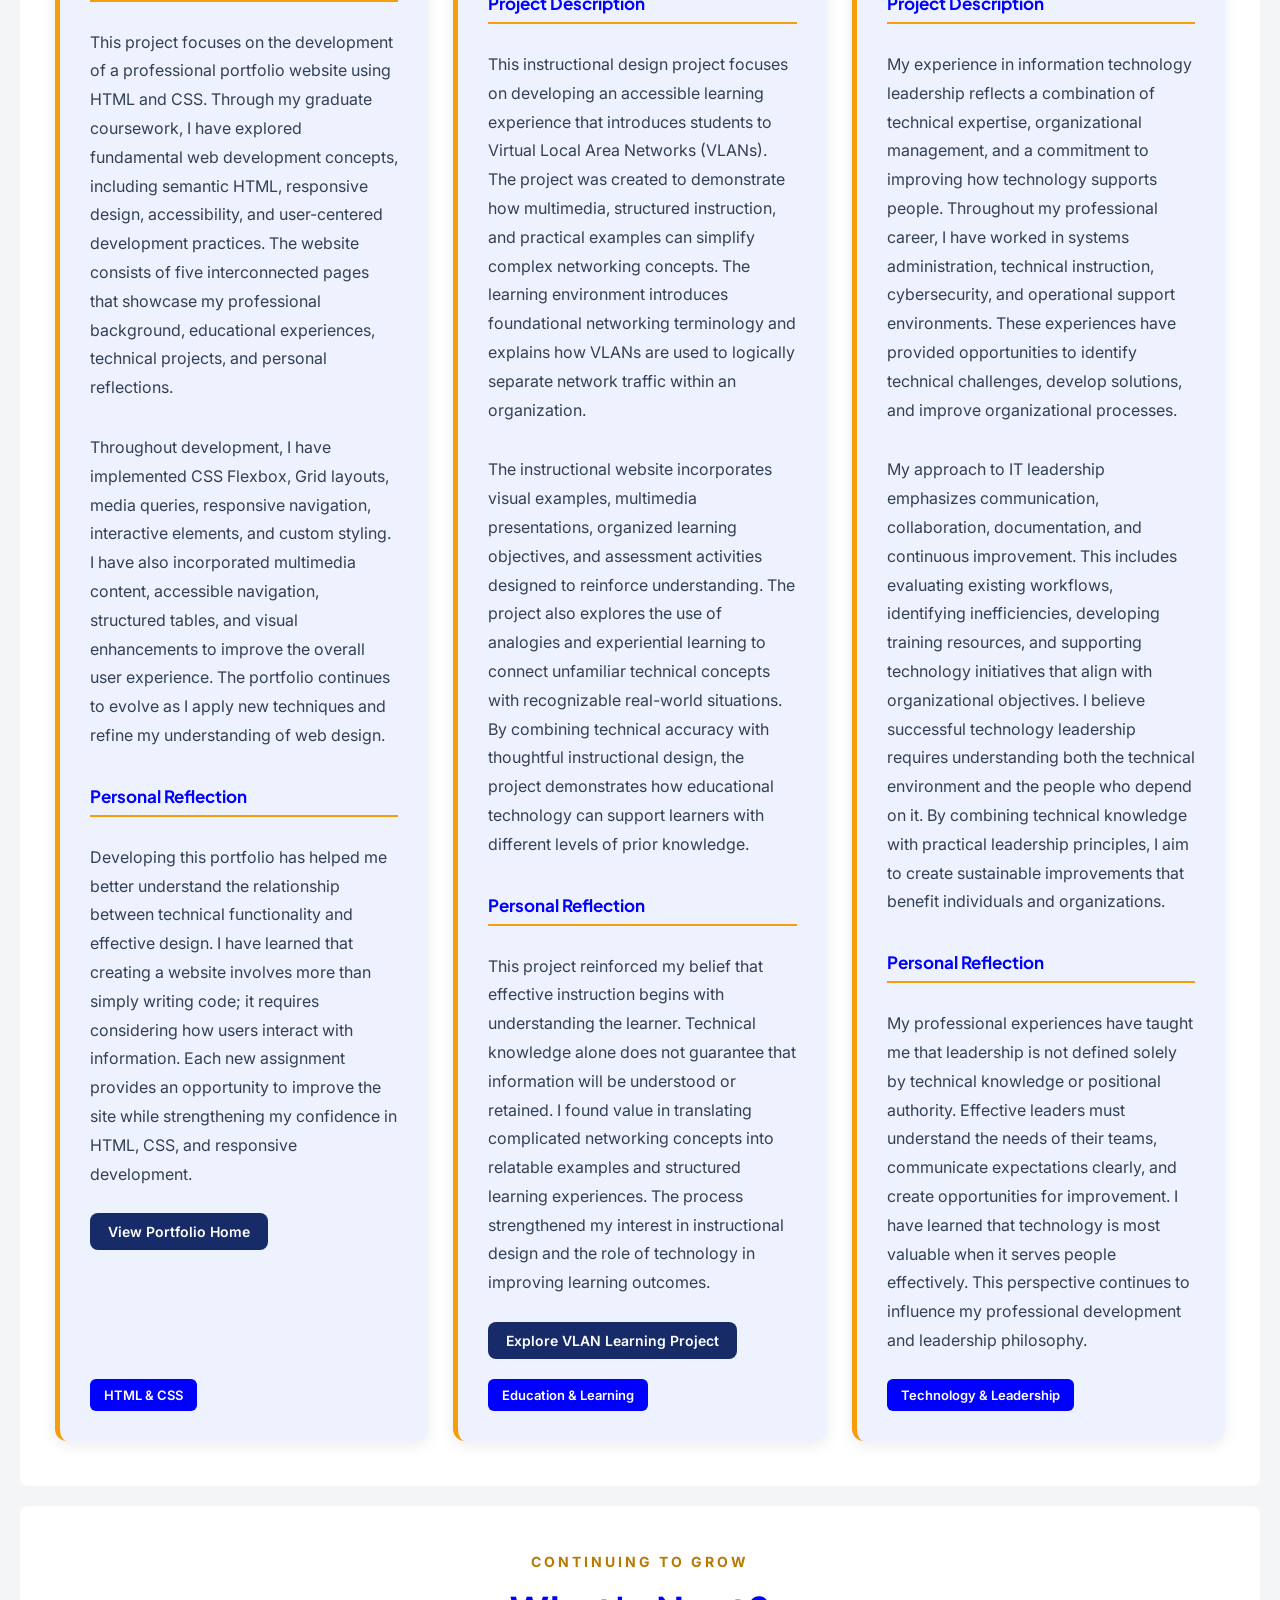
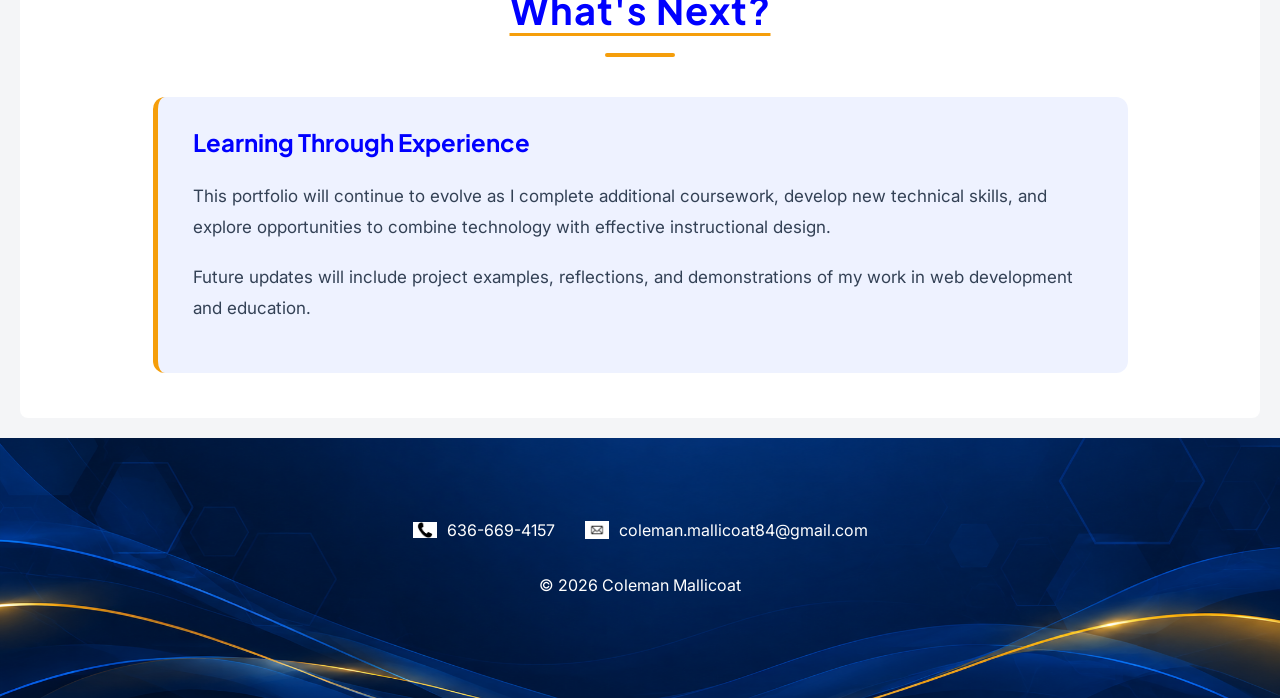
<file: webdevelopment/projects.html>
<!DOCTYPE html>
<html lang="en">

<!-- ==========================
     Document Information
     Name: Coleman Mallicoat
     Date: 11/12/2026
     Course: ISLT 7355 - Web Development and Design
     Description: Professional Portfolio Projects Page
========================== -->

<head>

    <!-- ==========================
         Page Metadata
    ========================== -->

    <meta charset="utf-8">
    <meta name="viewport"
          content="width=device-width, initial-scale=1.0">

    <title>Projects | Coleman Mallicoat</title>

    <!-- ==========================
         Google Fonts
    ========================== -->

    <link rel="preconnect"
          href="https://fonts.googleapis.com">

    <link rel="preconnect"
          href="https://fonts.gstatic.com"
          crossorigin>

    <!-- Custom font used here -->
    <link href="https://fonts.googleapis.com/css2?family=Inter:wght@400;500;600;700&family=Plus+Jakarta+Sans:wght@400;500;600;700;800&display=swap"
          rel="stylesheet">

    <!-- ==========================
         Stylesheets
    ========================== -->

    <link rel="stylesheet" href="style2.css">
    <link rel="stylesheet" href="nav.css">

    <!-- ==========================
         Favicons and Site Manifest
    ========================== -->

    <link rel="apple-touch-icon"
          sizes="180x180"
          href="apple-touch-icon.png">

    <link rel="icon"
          type="image/png"
          sizes="32x32"
          href="favicon-32x32.png">

    <link rel="icon"
          type="image/png"
          sizes="16x16"
          href="favicon-16x16.png">

    <link rel="shortcut icon"
          type="image/x-icon"
          href="favicon.ico">

    <link rel="manifest"
          href="site.webmanifest">

</head>

<body>

<!-- ==========================
     Site Header and Navigation
========================== -->

<header class="testheader">

    <!-- Portfolio Logo -->

    <img src="images/logo.png"
         alt="Coleman Mallicoat Portfolio Logo"
         class="site-logo">

    <!-- Mobile Navigation Toggle -->

    <input type="checkbox"
           id="menu-toggle"
           class="menu-toggle">

    <label for="menu-toggle"
           class="hamburger">

        <span class="visually-hidden">
            Toggle navigation menu
        </span>

        &#9776;

    </label>

    <!-- Main Navigation Menu -->

    <nav aria-label="Main navigation">

        <ul>

            <li>
                <a href="index.html"
                   aria-current="page">
                    Home
                </a>
            </li>

            <li>
                <a href="about.html">
                    About Me
                </a>
            </li>

            <!-- Projects Dropdown Menu -->

            <li class="dropdown">

                <a href="projects.html">
                    Projects &#9662;
                </a>

                <ul class="dropdown-menu">

                    <li>
                        <a href="projects.html">
                            All Projects
                        </a>
                    </li>

                    <li>
                        <a href="projects.html#web-development">
                            Web Development
                        </a>
                    </li>

                    <li>
                        <a href="projects.html#instructional-design">
                            Instructional Design
                        </a>
                    </li>

                    <li>
                        <a href="projects.html#it-leadership">
                            IT Leadership
                        </a>
                    </li>

                </ul>

            </li>

            <li>
                <a href="reflection.html">
                    Reflection
                </a>
            </li>

            <li>
                <a href="contact.html">
                    Contact
                </a>
            </li>

        </ul>

    </nav>

</header>


<!-- ==========================
     Main Page Content
========================== -->

<main>

    <!-- ==========================
         Projects Image Banner
    ========================== -->

    <section class="page-banner"
             aria-labelledby="projects-title">

        <!-- Banner Image -->

        <img src="images/projects-banner.png"
             alt="Modern technology workspace representing development and innovation">

        <!-- Banner Content -->

        <div class="page-banner-content">

            <h1 id="projects-title">
                Ideas Into Action
            </h1>

            <p>
                Technology. Education. Innovation.
            </p>

        </div>

    </section>


    <!-- ==========================
         Learning Projects Table
    ========================== -->

    <section class="project-table-section"
             aria-labelledby="learning-projects-title">

        <!-- Table Introduction -->

        <h2 id="learning-projects-title">
            My Learning Projects
        </h2>

        <p>
            An overview of projects and the skills
            developed through each experience.
        </p>

        <!-- Responsive Table Container -->

        <div class="table-container">

            <table class="project-table">

                <caption>
                    Portfolio Projects and Learning Outcomes
                </caption>

                <!-- Table Column Headings -->

                <thead>

                    <tr>
                        <th scope="col">Project</th>
                        <th scope="col">Focus Area</th>
                        <th scope="col">Skills Developed</th>
                        <th scope="col">Status</th>
                    </tr>

                </thead>

                <!-- Table Data -->

                <tbody>

                    <tr>
                        <th scope="row">Portfolio Website</th>
                        <td>Web Development</td>
                        <td>HTML, CSS, Responsive Design</td>
                        <td>Ongoing</td>
                    </tr>

                    <tr>
                        <th scope="row">VLAN Learning Module</th>
                        <td>Instructional Design</td>
                        <td>Multimedia, Assessment Design</td>
                        <td>Completed</td>
                    </tr>

                    <tr>
                        <th scope="row">Research Methods Survey</th>
                        <td>Educational Research</td>
                        <td>Survey Design, Data Collection</td>
                        <td>In Progress</td>
                    </tr>

                    <tr>
                        <th scope="row">Training Portal</th>
                        <td>Workplace Learning</td>
                        <td>SharePoint, Training Resources</td>
                        <td>In Progress</td>
                    </tr>

                </tbody>

            </table>

        </div>

    </section>


    <!-- ==========================
         Project Showcase
    ========================== -->

    <section class="projects-section"
             aria-labelledby="showcase-title">

        <!-- Section Heading -->

        <div class="intro-heading">

            <span class="intro-label">
                MY AREAS OF FOCUS
            </span>

            <h2 id="showcase-title">
                Project Showcase
            </h2>

            <div class="accent-line"></div>

        </div>

        <!-- Responsive Project Grid -->

        <div class="projects-grid">


            <!-- ==========================
                 Project 1: Web Development
            ========================== -->

            <article class="project-card"
                     id="web-development">

                <div class="project-number">01</div>

                <h3>Web Development</h3>

                <!-- Project Artifact -->

                <figure class="project-artifact">

                    <img src="images/Portfolio Website.png"
                         alt="Screenshot of my professional portfolio website demonstrating responsive web design"
                         loading="lazy">

                    <figcaption>
                        My professional portfolio,
                        developed using HTML, CSS,
                        Flexbox, Grid, and media queries.
                    </figcaption>

                </figure>

                <!-- Project Description -->

                <h4>Project Description</h4>

                <p>
                    This project focuses on the development
                    of a professional portfolio website
                    using HTML and CSS. Through my graduate
                    coursework, I have explored fundamental
                    web development concepts, including
                    semantic HTML, responsive design,
                    accessibility, and user-centered
                    development practices. The website
                    consists of five interconnected pages
                    that showcase my professional background,
                    educational experiences, technical
                    projects, and personal reflections.
                </p>

                <p>
                    Throughout development, I have implemented
                    CSS Flexbox, Grid layouts, media queries,
                    responsive navigation, interactive
                    elements, and custom styling. I have
                    also incorporated multimedia content,
                    accessible navigation, structured
                    tables, and visual enhancements to
                    improve the overall user experience.
                    The portfolio continues to evolve
                    as I apply new techniques and refine
                    my understanding of web design.
                </p>

                <!-- Project Reflection -->

                <h4>Personal Reflection</h4>

                <p>
                    Developing this portfolio has helped
                    me better understand the relationship
                    between technical functionality and
                    effective design. I have learned that
                    creating a website involves more than
                    simply writing code; it requires
                    considering how users interact with
                    information. Each new assignment
                    provides an opportunity to improve
                    the site while strengthening my
                    confidence in HTML, CSS, and
                    responsive development.
                </p>

                <!-- Project Link -->

                <a class="project-link"
                   href="index.html">
                    View Portfolio Home
                </a>

                <!-- Project Category -->

                <span class="project-tag">
                    HTML &amp; CSS
                </span>

            </article>


            <!-- ==========================
                 Project 2: Instructional Design
            ========================== -->

            <article class="project-card"
                     id="instructional-design">

                <div class="project-number">02</div>

                <h3>Instructional Design</h3>

                <!-- Project Artifact -->

                <figure class="project-artifact">

                    <img src="images/Learn VLANs Website.png"
                         alt="Screenshot of my VLAN instructional website demonstrating technology-based learning"
                         loading="lazy">

                    <figcaption>
                        A technology learning project
                        designed to explain virtual
                        local area networks through
                        instructional media.
                    </figcaption>

                </figure>

                <!-- Project Description -->

                <h4>Project Description</h4>

                <p>
                    This instructional design project
                    focuses on developing an accessible
                    learning experience that introduces
                    students to Virtual Local Area
                    Networks (VLANs). The project was
                    created to demonstrate how multimedia,
                    structured instruction, and practical
                    examples can simplify complex
                    networking concepts. The learning
                    environment introduces foundational
                    networking terminology and explains
                    how VLANs are used to logically
                    separate network traffic within
                    an organization.
                </p>

                <p>
                    The instructional website incorporates
                    visual examples, multimedia
                    presentations, organized learning
                    objectives, and assessment activities
                    designed to reinforce understanding.
                    The project also explores the use
                    of analogies and experiential learning
                    to connect unfamiliar technical
                    concepts with recognizable
                    real-world situations. By combining
                    technical accuracy with thoughtful
                    instructional design, the project
                    demonstrates how educational
                    technology can support learners
                    with different levels of
                    prior knowledge.
                </p>

                <!-- Project Reflection -->

                <h4>Personal Reflection</h4>

                <p>
                    This project reinforced my belief
                    that effective instruction begins
                    with understanding the learner.
                    Technical knowledge alone does not
                    guarantee that information will
                    be understood or retained. I found
                    value in translating complicated
                    networking concepts into relatable
                    examples and structured learning
                    experiences. The process strengthened
                    my interest in instructional design
                    and the role of technology in
                    improving learning outcomes.
                </p>

                <!-- Project Link -->

                <a class="project-link"
                   href="https://sites.google.com/view/learn-vlans-io/"
                   target="_blank"
                   rel="noopener noreferrer">
                    Explore VLAN Learning Project
                </a>

                <!-- Project Category -->

                <span class="project-tag">
                    Education &amp; Learning
                </span>

            </article>


            <!-- ==========================
                 Project 3: IT Leadership
            ========================== -->

            <article class="project-card"
                     id="it-leadership">

                <div class="project-number">03</div>

                <h3>IT Leadership</h3>

                <!-- Project Artifact -->

                <figure class="project-artifact">

                    <img src="images/IT Leadership.png"
                         alt="Technology process improvement diagram illustrating IT leadership and operational planning"
                         loading="lazy">

                    <figcaption>
                        A visual representation of
                        technology operations,
                        process improvement, and
                        organizational leadership.
                    </figcaption>

                </figure>

                <!-- Project Description -->

                <h4>Project Description</h4>

                <p>
                    My experience in information
                    technology leadership reflects
                    a combination of technical
                    expertise, organizational
                    management, and a commitment
                    to improving how technology
                    supports people. Throughout
                    my professional career, I have
                    worked in systems administration,
                    technical instruction,
                    cybersecurity, and operational
                    support environments. These
                    experiences have provided
                    opportunities to identify
                    technical challenges, develop
                    solutions, and improve
                    organizational processes.
                </p>

                <p>
                    My approach to IT leadership
                    emphasizes communication,
                    collaboration, documentation,
                    and continuous improvement.
                    This includes evaluating
                    existing workflows, identifying
                    inefficiencies, developing
                    training resources, and
                    supporting technology initiatives
                    that align with organizational
                    objectives. I believe successful
                    technology leadership requires
                    understanding both the technical
                    environment and the people
                    who depend on it. By combining
                    technical knowledge with
                    practical leadership principles,
                    I aim to create sustainable
                    improvements that benefit
                    individuals and organizations.
                </p>

                <!-- Project Reflection -->

                <h4>Personal Reflection</h4>

                <p>
                    My professional experiences
                    have taught me that leadership
                    is not defined solely by
                    technical knowledge or
                    positional authority. Effective
                    leaders must understand the
                    needs of their teams, communicate
                    expectations clearly, and
                    create opportunities for
                    improvement. I have learned
                    that technology is most
                    valuable when it serves
                    people effectively. This
                    perspective continues to
                    influence my professional
                    development and leadership
                    philosophy.
                </p>

                <!-- Project Category -->

                <span class="project-tag">
                    Technology &amp; Leadership
                </span>

            </article>

        </div>

    </section>


    <!-- ==========================
         Future Projects
    ========================== -->

    <section class="projects-section"
             id="future-projects"
             aria-labelledby="future-title">

        <!-- Section Heading -->

        <div class="intro-heading">

            <span class="intro-label">
                CONTINUING TO GROW
            </span>

            <h2 id="future-title">
                What's Next?
            </h2>

            <div class="accent-line"></div>

        </div>

        <!-- Future Learning Goals -->

        <div class="academic-card">

            <h3>Learning Through Experience</h3>

            <p>
                This portfolio will continue to
                evolve as I complete additional
                coursework, develop new technical
                skills, and explore opportunities
                to combine technology with
                effective instructional design.
            </p>

            <p>
                Future updates will include
                project examples, reflections,
                and demonstrations of my work
                in web development and education.
            </p>

        </div>

    </section>

</main>


<!-- ==========================
     Site Footer
========================== -->

<footer class="FooterTest">

    <!-- Contact Information -->

    <div class="footer-contact">

        <!-- Phone Contact -->

        <div class="contact-item">

            <img src="images/phone.png"
                 alt="Phone icon">

            <span>636-669-4157</span>

        </div>

        <!-- Email Contact -->

        <div class="contact-item">

            <img src="images/email.png"
                 alt="Email icon">

            <a href="mailto:coleman.mallicoat84@gmail.com">
                coleman.mallicoat84@gmail.com
            </a>

        </div>

    </div>

    <!-- Copyright Information -->

    <p>
        &copy; 2026 Coleman Mallicoat
    </p>

</footer>

</body>
</html>
</file>
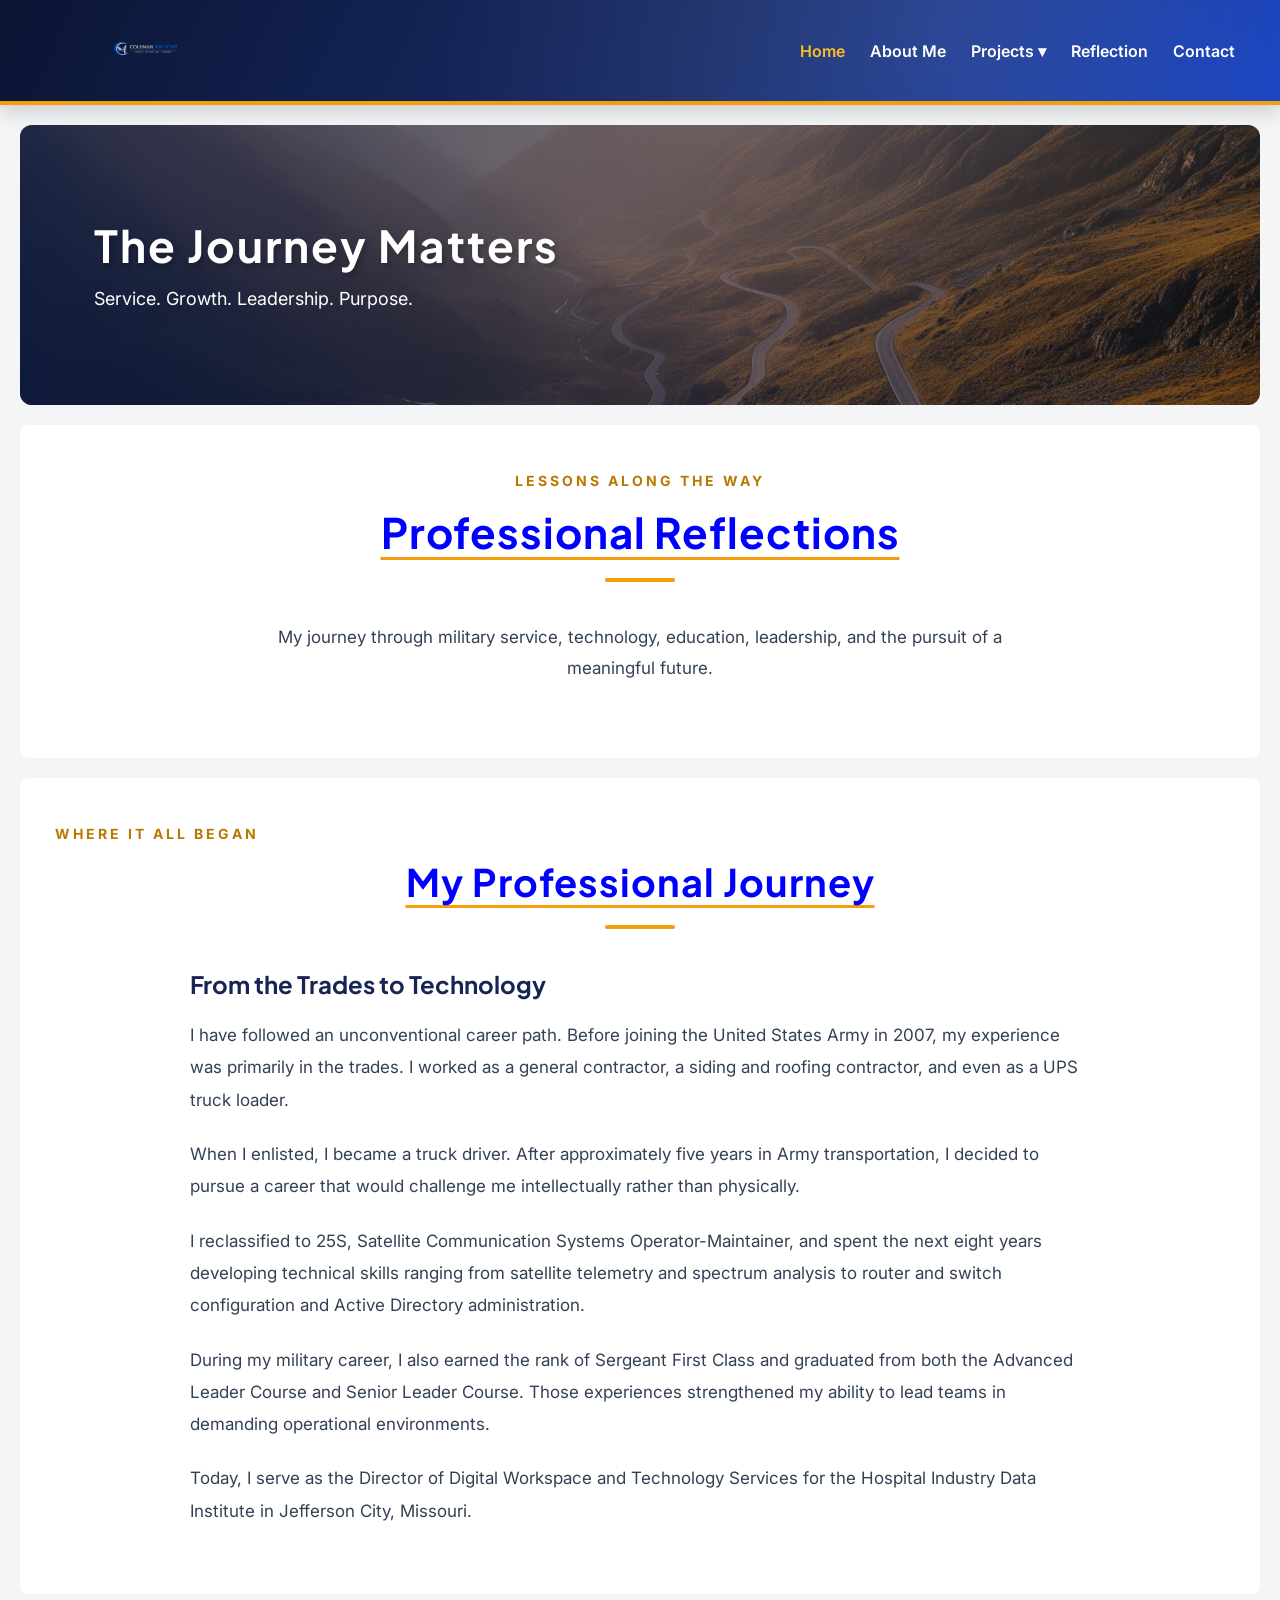
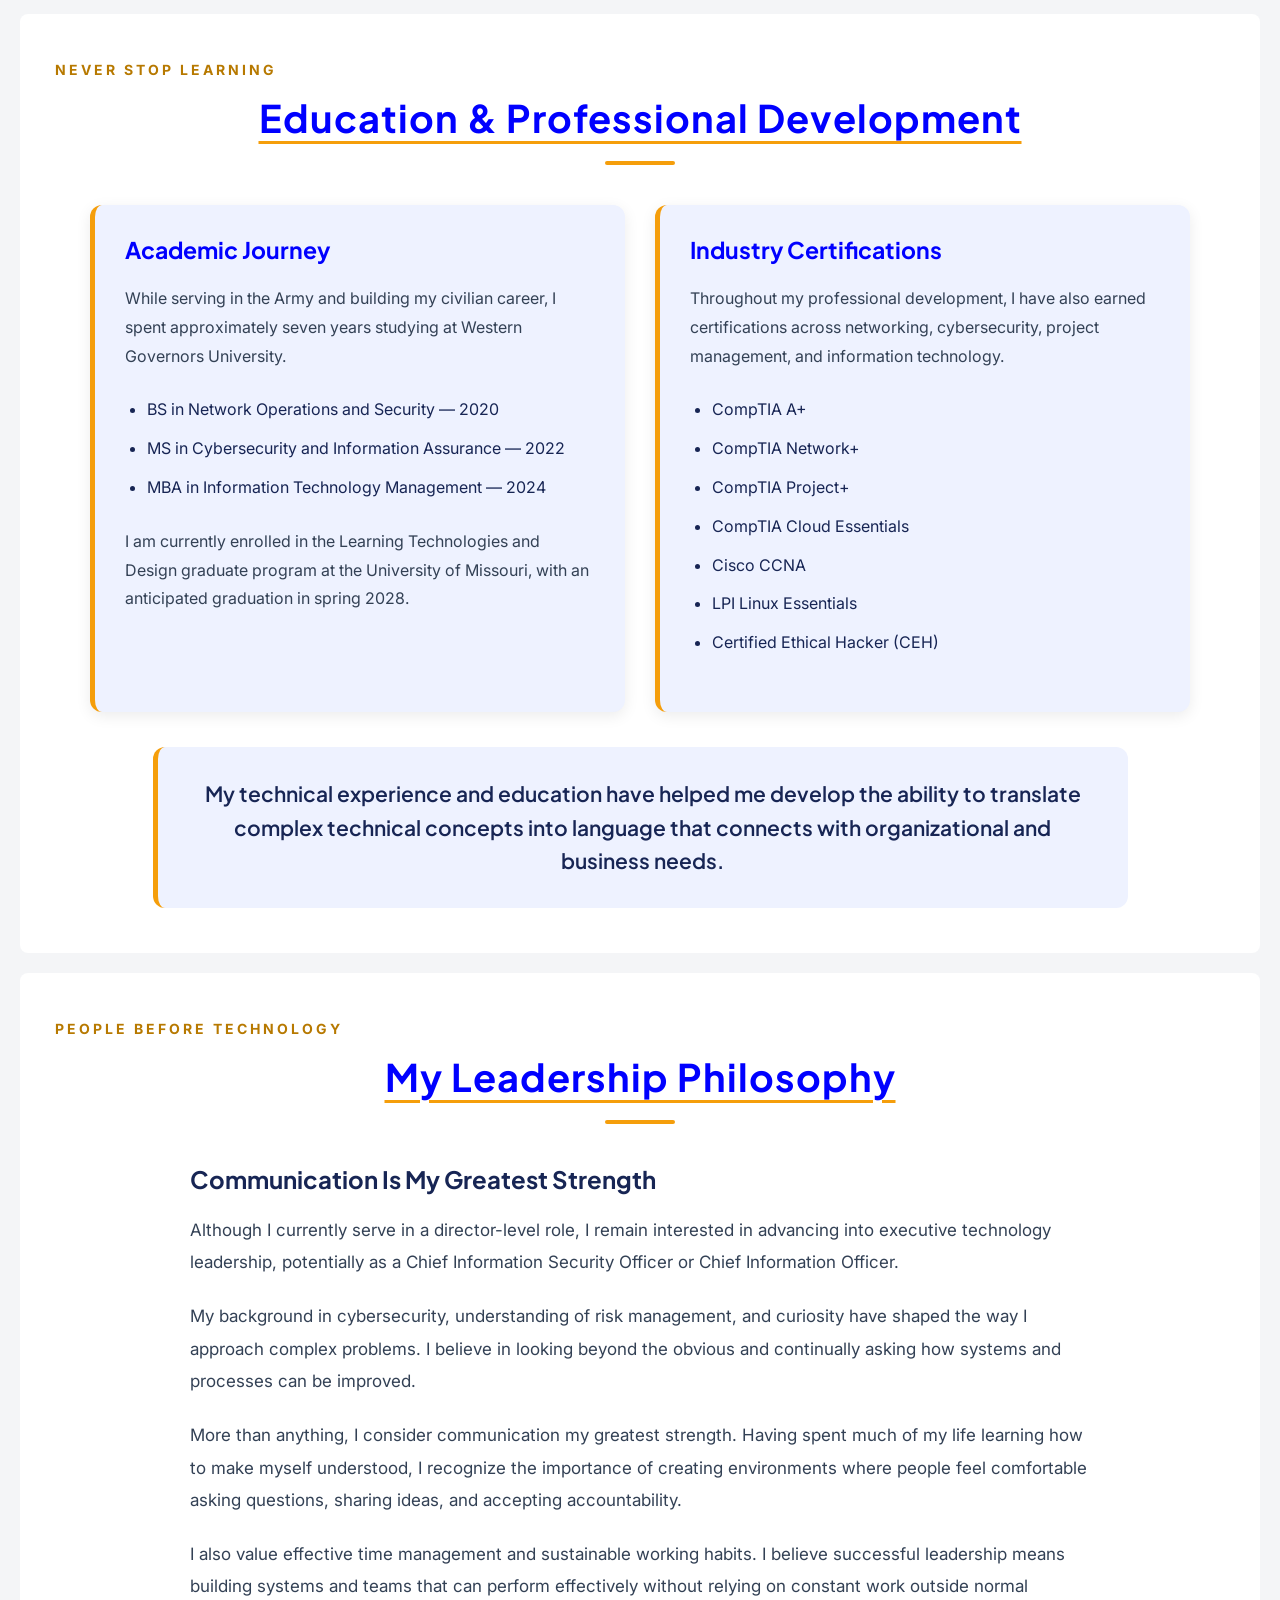
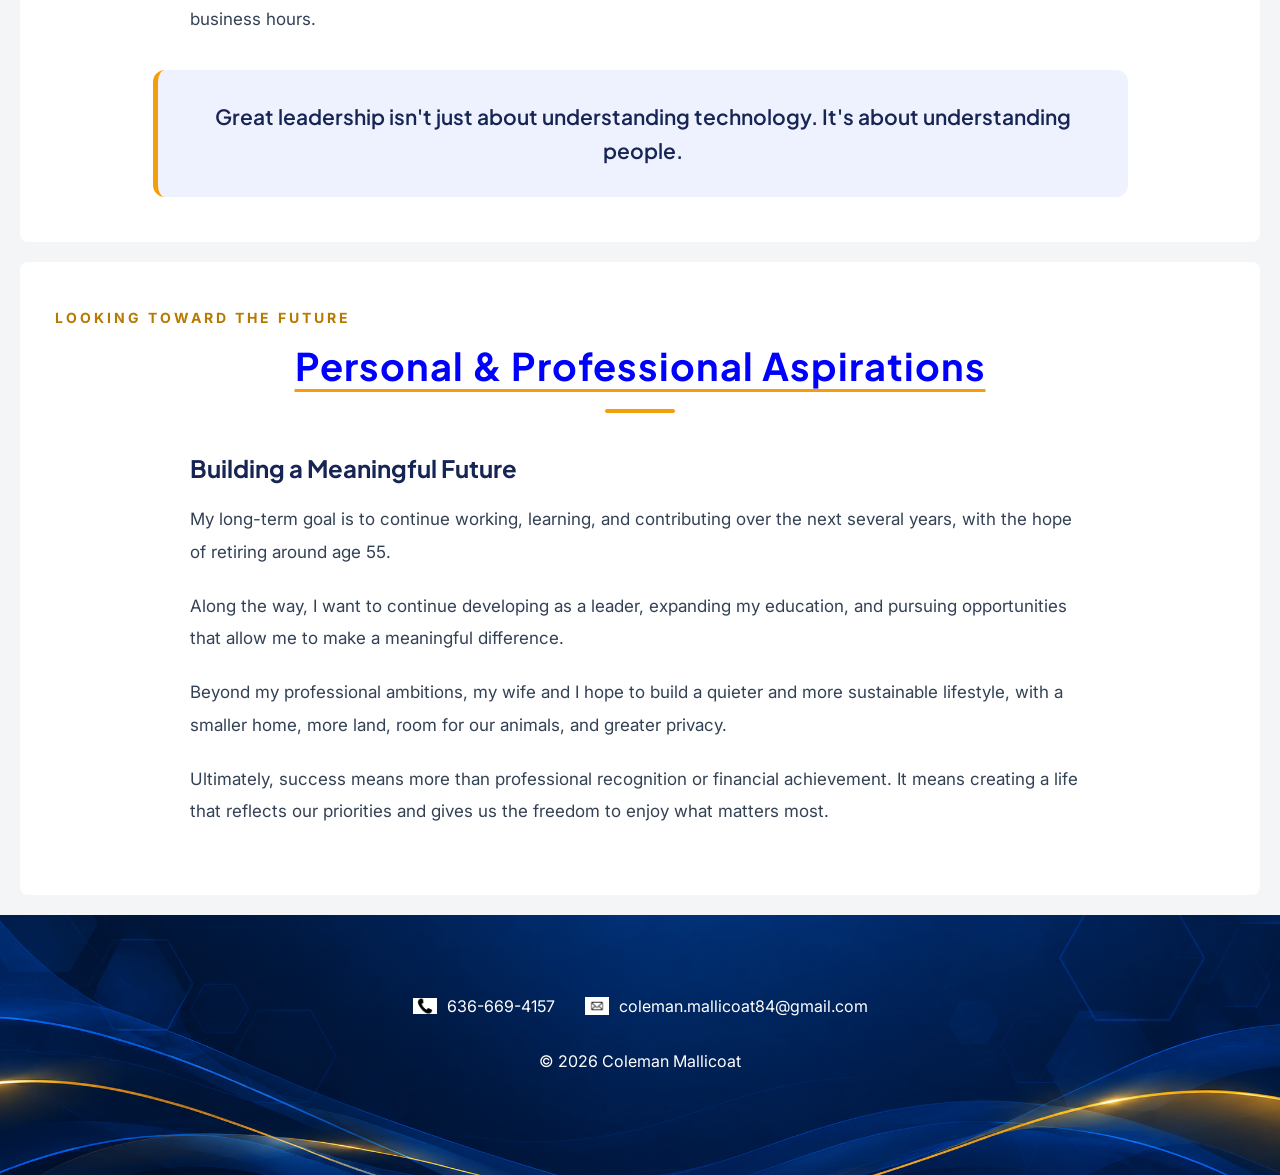
<file: webdevelopment/reflection.html>
<!DOCTYPE html>
<html lang="en">

<!-- ==========================
     Document Information
     Name: Coleman Mallicoat
     Date: 11/12/2026
     Course: ISLT 7355 - Web Development and Design
     Description: Professional Portfolio Reflection Page
========================== -->

<head>

    <!-- ==========================
         Page Metadata
    ========================== -->

    <meta charset="utf-8">
    <meta name="viewport"
          content="width=device-width, initial-scale=1.0">

    <title>Reflection | Coleman Mallicoat</title>

    <!-- ==========================
         Google Fonts
    ========================== -->

    <link rel="preconnect"
          href="https://fonts.googleapis.com">

    <link rel="preconnect"
          href="https://fonts.gstatic.com"
          crossorigin>

    <!-- Custom font used here -->
    <link href="https://fonts.googleapis.com/css2?family=Inter:wght@400;500;600;700&family=Plus+Jakarta+Sans:wght@400;500;600;700;800&display=swap"
          rel="stylesheet">

    <!-- ==========================
         Stylesheets
    ========================== -->

    <link rel="stylesheet" href="style2.css">
    <link rel="stylesheet" href="nav.css">

    <!-- ==========================
         Favicons and Site Manifest
    ========================== -->

    <link rel="apple-touch-icon"
          sizes="180x180"
          href="apple-touch-icon.png">

    <link rel="icon"
          type="image/png"
          sizes="32x32"
          href="favicon-32x32.png">

    <link rel="icon"
          type="image/png"
          sizes="16x16"
          href="favicon-16x16.png">

    <link rel="shortcut icon"
          type="image/x-icon"
          href="favicon.ico">

    <link rel="manifest"
          href="site.webmanifest">

</head>

<body>

<!-- ==========================
     Site Header and Navigation
========================== -->

<header class="testheader">

    <!-- Portfolio Logo -->

    <img src="images/logo.png"
         alt="Coleman Mallicoat Portfolio Logo"
         class="site-logo">

    <!-- Mobile Navigation Toggle -->

    <input type="checkbox"
           id="menu-toggle"
           class="menu-toggle">

    <label for="menu-toggle"
           class="hamburger">

        <span class="visually-hidden">
            Toggle navigation menu
        </span>

        &#9776;

    </label>

    <!-- Main Navigation Menu -->

    <nav aria-label="Main navigation">

        <ul>

            <li>
                <a href="index.html"
                   aria-current="page">
                    Home
                </a>
            </li>

            <li>
                <a href="about.html">
                    About Me
                </a>
            </li>

            <!-- Projects Dropdown Menu -->

            <li class="dropdown">

                <a href="projects.html">
                    Projects &#9662;
                </a>

                <ul class="dropdown-menu">

                    <li>
                        <a href="projects.html">
                            All Projects
                        </a>
                    </li>

                    <li>
                        <a href="projects.html#web-development">
                            Web Development
                        </a>
                    </li>

                    <li>
                        <a href="projects.html#instructional-design">
                            Instructional Design
                        </a>
                    </li>

                    <li>
                        <a href="projects.html#it-leadership">
                            IT Leadership
                        </a>
                    </li>

                </ul>

            </li>

            <li>
                <a href="reflection.html">
                    Reflection
                </a>
            </li>

            <li>
                <a href="contact.html">
                    Contact
                </a>
            </li>

        </ul>

    </nav>

</header>



<!-- ==========================
     Main Page Content
========================== -->

<main>

    <!-- ==========================
         Reflection Image Banner
    ========================== -->

    <section class="page-banner"
             aria-labelledby="reflection-title">

        <!-- Banner Image -->

        <img src="images/reflection-banner.png"
             alt="A winding road through a peaceful landscape at sunrise, symbolizing personal and professional growth">

        <!-- Banner Content -->

        <div class="page-banner-content">

            <h1 id="reflection-title">
                The Journey Matters
            </h1>

            <p>
                Service. Growth. Leadership. Purpose.
            </p>

        </div>

    </section>


    <!-- ==========================
         Page Introduction
    ========================== -->

    <section class="reflection-intro"
             aria-labelledby="reflection-intro-title">

        <!-- Section Heading -->

        <div class="intro-heading">

            <span class="intro-label">
                LESSONS ALONG THE WAY
            </span>

            <h2 id="reflection-intro-title">
                Professional Reflections
            </h2>

            <div class="accent-line"></div>

            <!-- Introduction Description -->

            <p class="reflection-subtitle">
                My journey through military service,
                technology, education, leadership,
                and the pursuit of a meaningful future.
            </p>

        </div>

    </section>


    <!-- ==========================
         Professional Journey
    ========================== -->

    <section class="reflection-section"
             aria-labelledby="journey-title">

        <!-- Section Heading -->

        <div class="intro-heading">

            <span class="intro-label">
                WHERE IT ALL BEGAN
            </span>

            <h2 id="journey-title">
                My Professional Journey
            </h2>

            <div class="accent-line"></div>

        </div>

        <!-- Professional Experience -->

        <div class="reflection-content">

            <h3>From the Trades to Technology</h3>

            <p>
                I have followed an unconventional career path.
                Before joining the United States Army in 2007,
                my experience was primarily in the trades.
                I worked as a general contractor, a siding
                and roofing contractor, and even as a UPS
                truck loader.
            </p>

            <p>
                When I enlisted, I became a truck driver.
                After approximately five years in Army
                transportation, I decided to pursue a
                career that would challenge me intellectually
                rather than physically.
            </p>

            <p>
                I reclassified to 25S, Satellite Communication
                Systems Operator-Maintainer, and spent the
                next eight years developing technical skills
                ranging from satellite telemetry and spectrum
                analysis to router and switch configuration
                and Active Directory administration.
            </p>

            <p>
                During my military career, I also earned
                the rank of Sergeant First Class and
                graduated from both the Advanced Leader
                Course and Senior Leader Course.
                Those experiences strengthened my
                ability to lead teams in demanding
                operational environments.
            </p>

            <p>
                Today, I serve as the Director of Digital
                Workspace and Technology Services for
                the Hospital Industry Data Institute
                in Jefferson City, Missouri.
            </p>

        </div>

    </section>


    <!-- ==========================
         Education and Certifications
    ========================== -->

    <section class="reflection-section"
             aria-labelledby="education-title">

        <!-- Section Heading -->

        <div class="intro-heading">

            <span class="intro-label">
                NEVER STOP LEARNING
            </span>

            <h2 id="education-title">
                Education &amp; Professional Development
            </h2>

            <div class="accent-line"></div>

        </div>

        <!-- Education and Certification Cards -->

        <div class="reflection-grid">

            <!-- Academic Journey -->

            <article class="reflection-card">

                <h3>Academic Journey</h3>

                <p>
                    While serving in the Army and
                    building my civilian career,
                    I spent approximately seven
                    years studying at Western
                    Governors University.
                </p>

                <!-- Academic Degrees -->

                <ul class="reflection-list">

                    <li>
                        BS in Network Operations
                        and Security — 2020
                    </li>

                    <li>
                        MS in Cybersecurity and
                        Information Assurance — 2022
                    </li>

                    <li>
                        MBA in Information Technology
                        Management — 2024
                    </li>

                </ul>

                <p>
                    I am currently enrolled in the
                    Learning Technologies and Design
                    graduate program at the University
                    of Missouri, with an anticipated
                    graduation in spring 2028.
                </p>

            </article>


            <!-- Industry Certifications -->

            <article class="reflection-card">

                <h3>Industry Certifications</h3>

                <p>
                    Throughout my professional
                    development, I have also earned
                    certifications across networking,
                    cybersecurity, project management,
                    and information technology.
                </p>

                <!-- Certification List -->

                <ul class="reflection-list">

                    <li>CompTIA A+</li>
                    <li>CompTIA Network+</li>
                    <li>CompTIA Project+</li>
                    <li>CompTIA Cloud Essentials</li>
                    <li>Cisco CCNA</li>
                    <li>LPI Linux Essentials</li>
                    <li>Certified Ethical Hacker (CEH)</li>

                </ul>

            </article>

        </div>

        <!-- Education Reflection -->

        <div class="reflection-highlight">

            <p>
                My technical experience and education
                have helped me develop the ability
                to translate complex technical concepts
                into language that connects with
                organizational and business needs.
            </p>

        </div>

    </section>


    <!-- ==========================
         Leadership Philosophy
    ========================== -->

    <section class="reflection-section"
             aria-labelledby="leadership-title">

        <!-- Section Heading -->

        <div class="intro-heading">

            <span class="intro-label">
                PEOPLE BEFORE TECHNOLOGY
            </span>

            <h2 id="leadership-title">
                My Leadership Philosophy
            </h2>

            <div class="accent-line"></div>

        </div>

        <!-- Leadership Reflection -->

        <div class="reflection-content">

            <h3>Communication Is My Greatest Strength</h3>

            <p>
                Although I currently serve in a
                director-level role, I remain
                interested in advancing into
                executive technology leadership,
                potentially as a Chief Information
                Security Officer or Chief
                Information Officer.
            </p>

            <p>
                My background in cybersecurity,
                understanding of risk management,
                and curiosity have shaped the way
                I approach complex problems.
                I believe in looking beyond the
                obvious and continually asking
                how systems and processes
                can be improved.
            </p>

            <p>
                More than anything, I consider
                communication my greatest strength.
                Having spent much of my life
                learning how to make myself
                understood, I recognize the
                importance of creating environments
                where people feel comfortable
                asking questions, sharing ideas,
                and accepting accountability.
            </p>

            <p>
                I also value effective time
                management and sustainable
                working habits. I believe
                successful leadership means
                building systems and teams
                that can perform effectively
                without relying on constant
                work outside normal business hours.
            </p>

        </div>

        <!-- Leadership Philosophy Highlight -->

        <div class="reflection-highlight">

            <p>
                Great leadership isn't just about
                understanding technology.
                It's about understanding people.
            </p>

        </div>

    </section>


    <!-- ==========================
         Future Aspirations
    ========================== -->

    <section class="reflection-section"
             aria-labelledby="aspirations-title">

        <!-- Section Heading -->

        <div class="intro-heading">

            <span class="intro-label">
                LOOKING TOWARD THE FUTURE
            </span>

            <h2 id="aspirations-title">
                Personal &amp; Professional Aspirations
            </h2>

            <div class="accent-line"></div>

        </div>

        <!-- Personal and Professional Goals -->

        <div class="reflection-content">

            <h3>Building a Meaningful Future</h3>

            <p>
                My long-term goal is to continue
                working, learning, and contributing
                over the next several years,
                with the hope of retiring around
                age 55.
            </p>

            <p>
                Along the way, I want to continue
                developing as a leader, expanding
                my education, and pursuing
                opportunities that allow me
                to make a meaningful difference.
            </p>

            <p>
                Beyond my professional ambitions,
                my wife and I hope to build a
                quieter and more sustainable
                lifestyle, with a smaller home,
                more land, room for our animals,
                and greater privacy.
            </p>

            <p>
                Ultimately, success means more
                than professional recognition
                or financial achievement.
                It means creating a life
                that reflects our priorities
                and gives us the freedom
                to enjoy what matters most.
            </p>

        </div>

    </section>

</main>


<!-- ==========================
     Site Footer
========================== -->

<footer class="FooterTest">

    <!-- Contact Information -->

    <div class="footer-contact">

        <!-- Phone Contact -->

        <div class="contact-item">

            <img src="images/phone.png"
                 alt="Phone icon">

            <span>636-669-4157</span>

        </div>

        <!-- Email Contact -->

        <div class="contact-item">

            <img src="images/email.png"
                 alt="Email icon">

            <a href="mailto:coleman.mallicoat84@gmail.com">
                coleman.mallicoat84@gmail.com
            </a>

        </div>

    </div>

    <!-- Copyright Information -->

    <p>
        &copy; 2026 Coleman Mallicoat
    </p>

</footer>

</body>
</html>
</file>
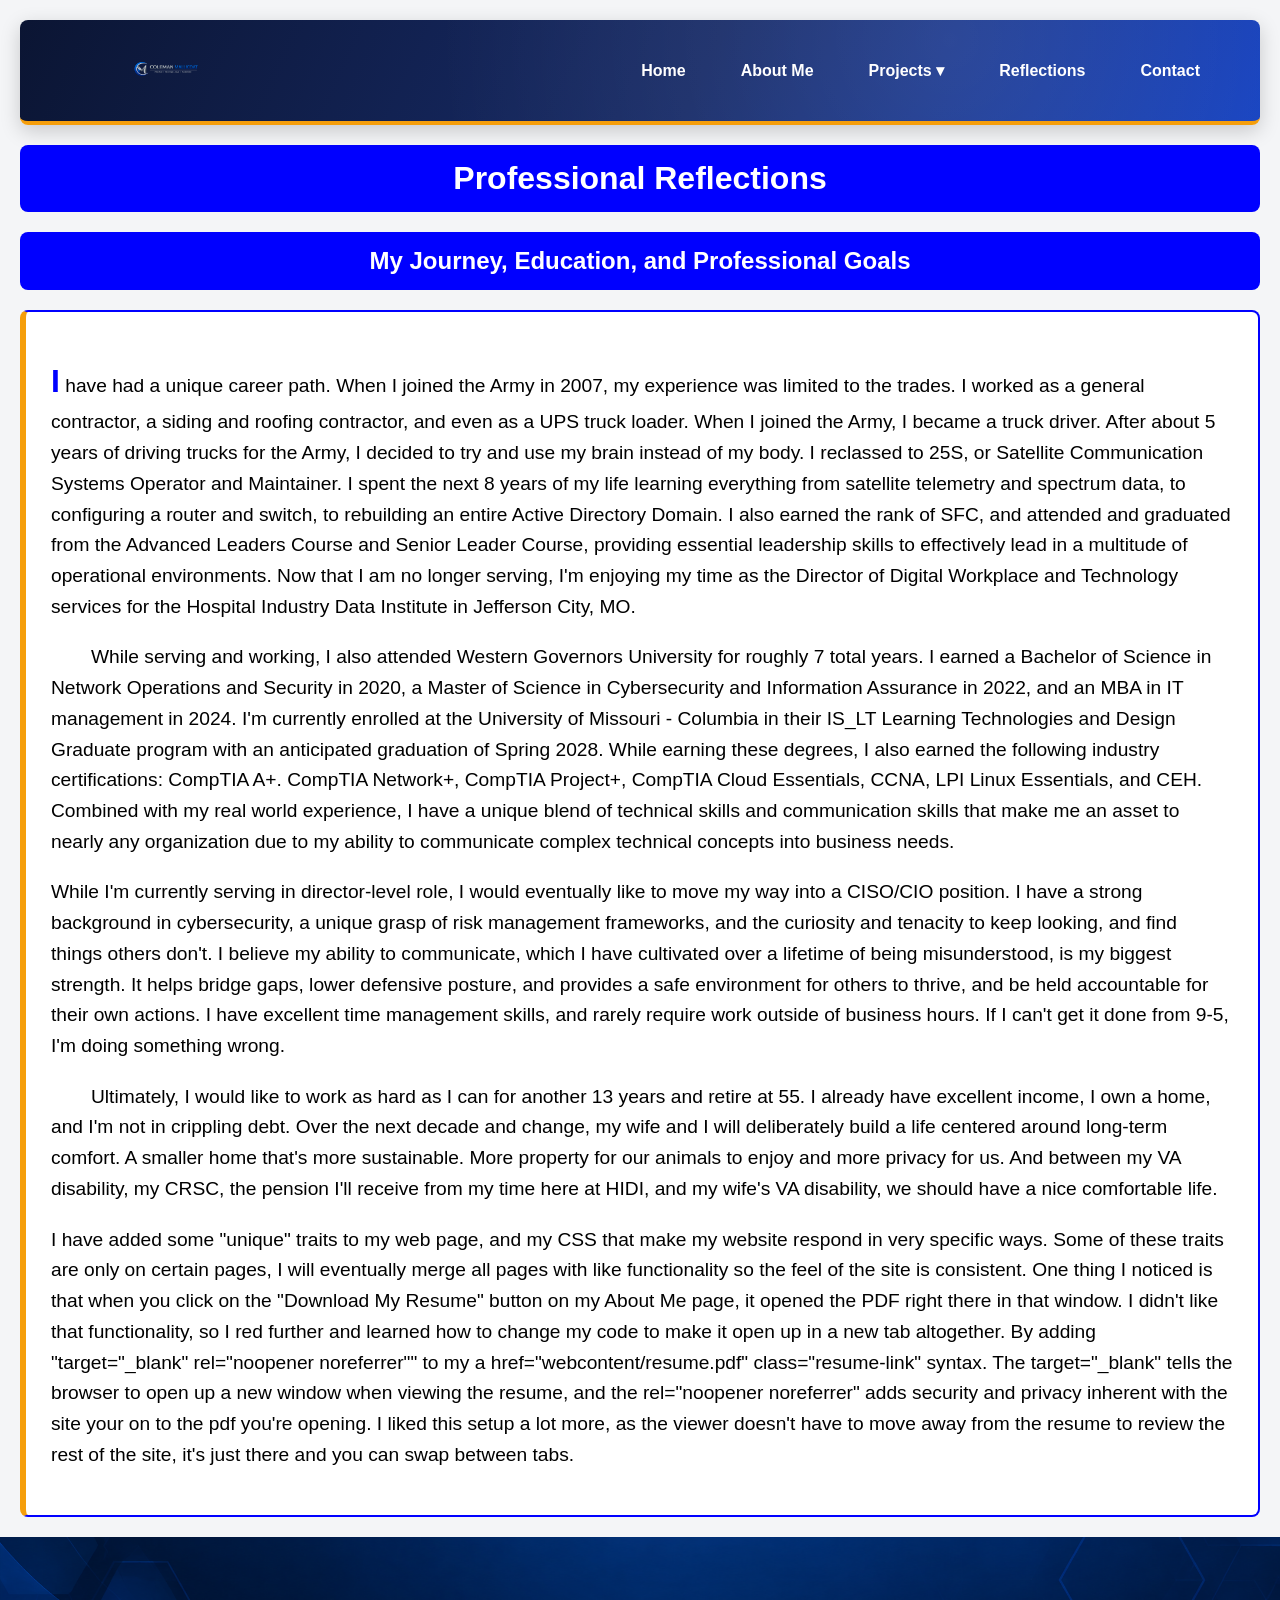
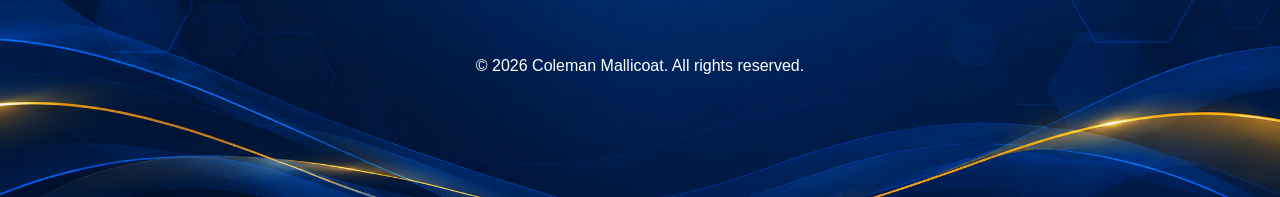
<file: webdevelopment/reflections.html>
<!DOCTYPE html>
<html lang="en-US">

	<!-- Header Section -->
<!--
	Name:Coleman Mallicoat
	Date:9/17/2026
	Course:ISLT 7355 - Web Developmetn and Design
	Description:reflections.html page
-->
	
<head>
    <title>Reflections</title>
    <meta charset="utf-8">
	<meta name="viewport" content="width=device-width, initial-scale=1.0">
	<link rel="stylesheet" href="style.css">
	<link rel="stylesheet" href="nav.css">
</head>
    
<body>

<!-- My header includes link to other pages, each page currently has identical code and are presented the same way, this will change as I progress through the course -->
<header class="testheader">

	<img src="images/logo.png" alt="Portfolio Logo" class="site-logo">
	

<!-- Navigation Bar with Dropdown Menu -->
<nav>
    <ul>
        <li><a href="index.html">Home</a></li>
        <li><a href="about.html">About Me</a></li>

        <!-- Dropdown Navigation -->
        <li class="dropdown">
            <a href="projects.html">Projects ▾</a>

            <ul class="dropdown-menu">
                <li><a href="projects.html">All Projects</a></li>
                <li><a href="reflections.html">Reflections</a></li>
            </ul>
        </li>

        <li><a href="reflections.html">Reflections</a></li>
        <li><a href="contact.html">Contact</a></li>
    </ul>
</nav>

</header>

<main>

    <h1 class="h1test">Professional Reflections</h1>
    <h2 class="h2test">My Journey, Education, and Professional Goals</h2>

    <!--Reflection Box Model-->
    <section class="reflection-box">

<p>

		I have had a unique career path. When I joined the Army in 2007, my experience was limited to the trades. I worked as a general contractor, a siding and roofing contractor, and even as a UPS truck loader. When I 
	joined the Army, I became a truck driver. After about 5 years of driving trucks for the Army, I decided to try and use my brain instead of my body. I reclassed to 25S, or Satellite Communication Systems Operator and Maintainer.
	I spent the next 8 years of my life learning everything from satellite telemetry and spectrum data, to configuring a router and switch, to rebuilding an entire Active Directory Domain. I also earned the rank of SFC, and 
	attended and graduated from the Advanced Leaders Course and Senior Leader Course, providing essential leadership skills to effectively lead in a multitude of operational environments. Now that I am no longer serving, I'm
	enjoying my time as the Director of Digital Workplace and Technology services for the Hospital Industry Data Institute in Jefferson City, MO.

</p>

	
<p class="indent">
	While serving and working, I also attended Western Governors University for roughly 7 total years. I earned a Bachelor of Science in Network Operations and Security in 2020, a Master of Science in Cybersecurity and 
	Information Assurance in 2022, and an MBA in IT management in 2024. I'm currently enrolled at the University of Missouri - Columbia in their IS_LT Learning Technologies and Design Graduate program with an anticipated graduation of 
	Spring 2028. While earning these degrees, I also earned the following industry certifications: CompTIA A+. CompTIA Network+, CompTIA Project+, CompTIA Cloud Essentials, CCNA, LPI Linux Essentials, and CEH. Combined with my real world
	experience, I have a unique blend of technical skills and communication skills that make me an asset to nearly any organization due to my ability to communicate complex technical concepts into business needs.

</p>

<p>

		While I'm currently serving in director-level role, I would eventually like to move my way into a CISO/CIO position. I have a strong background in cybersecurity, a unique grasp of risk management frameworks, and the 
	curiosity and tenacity to keep looking, and find things others don't. I believe my ability to communicate, which I have cultivated over a lifetime of being misunderstood, is my biggest strength. It helps bridge gaps, lower 
	defensive posture, and provides a safe environment for others to thrive, and be held accountable for their own actions. I have excellent time management skills, and rarely require work outside of business hours. If I can't get
	it done from 9-5, I'm doing something wrong.

</p>

<p class="indent">
	
		Ultimately, I would like to work as hard as I can for another 13 years and retire at 55. I already have excellent income, I own a home, and I'm not in crippling debt. Over the next decade and change, my wife and I will 
	deliberately build a life centered around long-term comfort. A smaller home that's more sustainable. More property for our animals to enjoy and more privacy for us. And between my VA disability, my CRSC, the pension I'll receive 
	from my time here at HIDI, and my wife's VA disability, we should have a nice comfortable life.
</p>

<p>
	I have added some "unique" traits to my web page, and my CSS that make my website respond in very specific ways. Some of these traits are only on certain pages, I will eventually merge all pages with like functionality so the
	feel of the site is consistent. One thing I noticed is that when you click on the "Download My Resume" button on my About Me page, it opened the PDF right there in that window. I didn't like that functionality, so I red further
	and learned how to change my code to make it open up in a new tab altogether. By adding "target="_blank" rel="noopener noreferrer"" to my a href="webcontent/resume.pdf" class="resume-link" syntax. The target="_blank" tells the
		browser to open up a new window when viewing the resume, and the rel="noopener noreferrer" adds security and privacy inherent with the site your on to the pdf you're opening. I liked this setup a lot more, as the viewer doesn't
		have to move away from the resume to review the rest of the site, it's just there and you can swap between tabs.
</p>
   
	</section>

</main>
<footer class="FooterTest">

    <p>&copy; 2026 Coleman Mallicoat. All rights reserved.</p>

</footer>

</body>

</html>
</file>
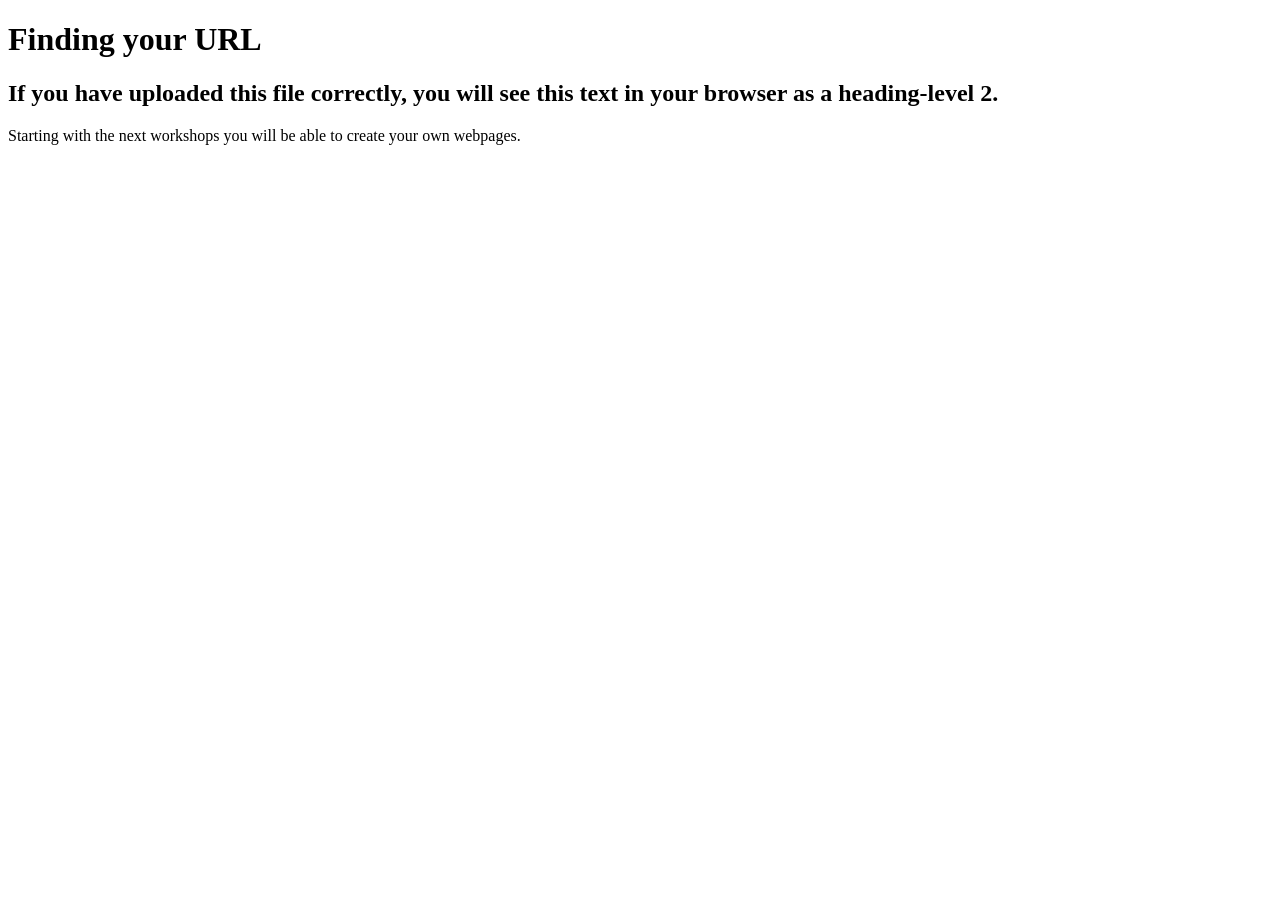
<file: webdevelopment/test.html>
<!DOCTYPE html>
<html>
    
    <head>
        <meta charset="utf-8">
       <title>Finding Your URL</title>
        <meta name="description" content="Finding your URL in GitHub">
    </head>
    <body>
        
        <h1>Finding your URL</h1>
        <h2>If you have uploaded this file correctly, you will see this text in your browser as a heading-level 2.</h2>
        
        <p>
            Starting with the next workshops you will be able to create your own webpages.
        </p>
        
    
    </body>
</html>
</file>
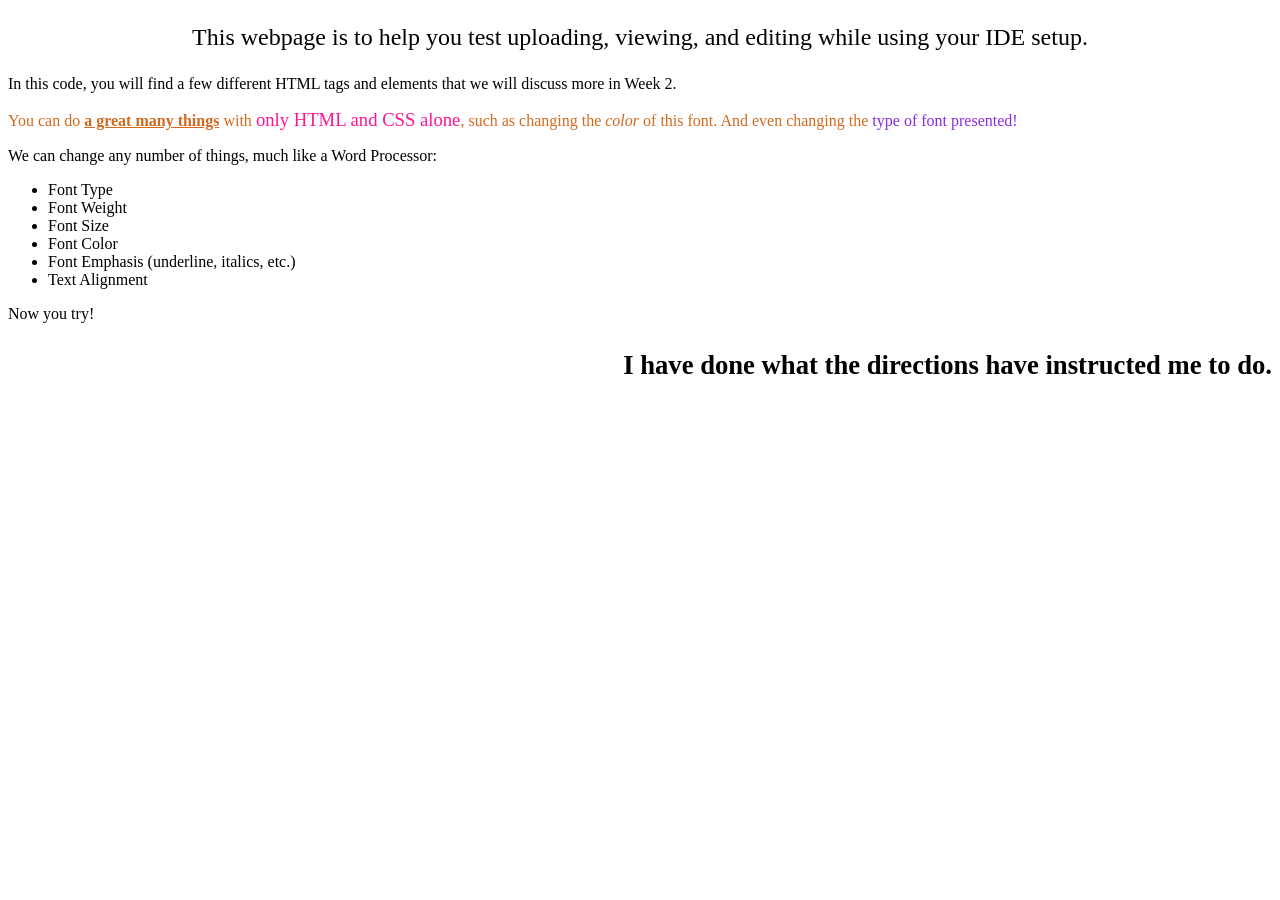
<file: webdevelopment/webpageTest.html>
<!DOCTYPE html>
<html lang="en-US">
<head>
    <title>testing your website</title>
    <meta charset="utf-8">
</head>
<body>
<p style="text-align: center; font-size: 18pt;">This webpage is to help you test uploading, viewing, and editing while using your IDE setup.</p>
    
<p>In this code, you will find a few different HTML tags and elements that we will discuss more in Week 2.</p>
    <p style="color:chocolate;">You can do <span style="font-weight: 600; text-decoration: underline;"> a great many things</span> with <span style="font-size: 14pt; color: deeppink;">only HTML and CSS alone</span>, such as changing the <em>color</em> of this font. And even changing the <span style="font-family: cursive; color:blueviolet;"> type of font presented!</span></p>
    <p>We can change any number of things, much like a Word Processor:</p>
    <ul>
    <li>Font Type</li>
        <li>Font Weight</li>
        <li>Font Size</li>
        <li>Font Color</li>
        <li>Font Emphasis (underline, italics, etc.)</li>
        <li>Text Alignment</li>
    </ul>
    <p> Now you try! </p>
    <p style="text-align: right; font-weight: bold; font-size: 20pt;"> I have done what the directions have instructed me to do.</p>
    
</body>
</html>
</file>
<file: webdevelopment/style2.css>
```


/* ==========================
   Global Styles
========================== */

* {
    box-sizing: border-box;
}
/* Custom font from Google Fonts applied to site */
body {
    background-color: #F4F5F7;
    color: #000000;
    margin: 0;
    padding: 0;
    font-family: "Inter", sans-serif;
}

p {
    line-height: 1.6;
    margin-bottom: 20px;
}


/* ==========================
   Headings
========================== */

.h1test,
.h2test {
    background-color: #0000FF;
    color: #FFFFFF;
    font-family: "Plus Jakarta Sans", sans-serif;
    text-align: center;
    padding: 15px;
    margin: 20px;
    border-radius: 8px;
}

.h3test {
    color: #0000FF;
    font-family: "Plus Jakarta Sans", sans-serif;
    text-align: center;
    margin: 20px;
}


/* ==========================
   General Content
========================== */

.TestRule {
    background-color: #FFFFFF;
    color: #000000;
    font-size: 1.2rem;
    line-height: 1.6;
    text-align: center;
    padding: 20px;
    margin: 20px;
    border-left: 6px solid #F59E0B;
    border-radius: 8px;
}

.TestRule2 {
    background-color: #FFFFFF;
    color: #000000;
    font-size: 1.2rem;
    line-height: 1.6;
    text-align: center;
    padding: 20px;
    margin: 20px;
    border-left: 6px solid #0000FF;
    border-radius: 8px;
}

.indent {
    text-indent: 40px;
}


/* ==========================
   Headshot
========================== */

.headshot {
    display: block;
    width: 300px;
    max-width: 100%;
    height: auto;
    margin: 20px auto;
    border: 3px solid #0000FF;
    border-radius: 8px;
}


/* ==========================
   Homepage Hero Section
========================== */

.hero {
    background-color: #FFFFFF;
    margin: 20px;
    border-left: 6px solid #F59E0B;
    border-radius: 8px;
    overflow: hidden;
}

.hero-image {
    display: block;
    width: 100%;
    height: auto;
}

/* Main introduction container */

.hero-content {
    max-width: 1100px;
    margin: 0 auto;
    padding: 60px 25px;
    text-align: center;
}


/* ==========================
   Homepage Introduction
========================== */

.intro-heading {
    margin-bottom: 30px;
}

.intro-label {
    display: inline-block;
    color: #B77900;
    font-size: 14px;
    font-weight: 700;
    letter-spacing: 3px;
    text-transform: uppercase;
}

.intro-heading h2 {
    font-family: "Plus Jakarta Sans", sans-serif;
    font-size: clamp(28px, 4vw, 42px);
    font-weight: 700;
    color: #0000FF;
    margin: 15px 0;
}

.accent-line {
    width: 70px;
    height: 4px;
    background-color: #F59E0B;
    margin: 20px auto 40px;
    border-radius: 5px;
}


/* ==========================
   Two-Column Introduction
========================== */

.intro-grid {
    display: grid;
    grid-template-columns: 1fr 1fr;
    gap: 40px;
    align-items: stretch;
    margin-bottom: 35px;
}

/* Left column */

.intro-text {
    text-align: left;
}

.intro-text h3 {
    color: #0000FF;
    font-family: "Plus Jakarta Sans", sans-serif;
    font-size: 24px;
    margin-top: 0;
    margin-bottom: 20px;
}

.intro-text p {
    font-size: 17px;
    line-height: 1.8;
    color: #333333;
    margin-bottom: 20px;
}


/* ==========================
   Philosophy Card
========================== */

.philosophy-card {
    background-color: #EEF2FF;
    border-left: 5px solid #F59E0B;
    border-radius: 12px;
    padding: 30px;
    text-align: left;
    box-shadow: 0 4px 15px rgba(0, 0, 0, 0.08);
}

.philosophy-card h3 {
    color: #0000FF;
    font-family: "Plus Jakarta Sans", sans-serif;
    font-size: 22px;
    margin-top: 0;
    margin-bottom: 20px;
}

.philosophy-quote {
    font-size: 25px;
    font-weight: 700;
    line-height: 1.4;
    color: #172554;
}

.philosophy-card p:not(.philosophy-quote) {
    font-size: 16px;
    line-height: 1.7;
    color: #475569;
}


/* ==========================
   Call-to-Action Button
========================== */

.cta-button {
    display: inline-block;
    padding: 12px 28px;
    background-color: #0000FF;
    color: #FFFFFF;
    font-family: "Plus Jakarta Sans", sans-serif;
    font-weight: 600;
    text-decoration: none;
    border-radius: 8px;
    transition: background-color 0.2s ease,
                transform 0.2s ease;
}

.cta-button:hover {
    background-color: #172554;
    transform: translateY(-2px);
}

.cta-button:focus-visible {
    outline: 3px solid #F59E0B;
    outline-offset: 3px;
}


/* ==========================
   Accessibility
========================== */

.visually-hidden {
    position: absolute;
    width: 1px;
    height: 1px;
    padding: 0;
    margin: -1px;
    overflow: hidden;
    clip: rect(0, 0, 0, 0);
    white-space: nowrap;
    border: 0;
}


/* ==========================
   About Content Sections
========================== */

.about-section {
    background-color: #FFFFFF;
    margin: 20px;
    padding: 45px 35px;
    border-radius: 8px;
}

.about-section .intro-grid {
    max-width: 1100px;
    margin: 0 auto;
}

.about-section .intro-text {
    text-align: left;
}


/* ==========================
   Professional Highlights
========================== */

.philosophy-card .about-list {
    background-color: transparent;
    border-left: none;
    margin: 0;
    padding: 0 0 0 22px;
    font-size: 16px;
    line-height: 1.7;
    color: #334155;
}

.philosophy-card .about-list li {
    padding: 8px 0;
}


/* ==========================
   Academic Aspirations
========================== */

.academic-card {
    max-width: 900px;
    margin: 0 auto;
    padding: 30px 35px;
    background-color: #EEF2FF;
    border-left: 5px solid #F59E0B;
    border-radius: 12px;
    text-align: left;
}

.academic-card h3 {
    color: #0000FF;
    font-family: "Plus Jakarta Sans", sans-serif;
    font-size: 24px;
    margin-top: 0;
}

.academic-card p {
    color: #334155;
    font-size: 17px;
    line-height: 1.8;
}


/* ==========================
   Video Resume Section
========================== */

.resume-video {
    background-color: #FFFFFF;
    margin: 20px;
    padding: 45px 25px;
    border-radius: 8px;
    text-align: center;
}

.resume-video h2,
.about-section h2 {
    font-family: "Plus Jakarta Sans", sans-serif;
    font-size: clamp(28px, 4vw, 38px);
    color: #0000FF;
    margin: 15px 0;
}

.section-description {
    max-width: 700px;
    margin: 0 auto 30px;
    color: #475569;
    font-size: 17px;
    line-height: 1.8;
}

.resume-video video {
    display: block;
    width: 100%;
    max-width: 450px;
    height: auto;
    margin: 0 auto;
    border-radius: 12px;
    box-shadow: 0 6px 20px rgba(0, 0, 0, 0.15);
}

.resume-container {
    margin-top: 30px;
}

.resume-link {
    display: inline-block;
    width: auto;
    padding: 12px 28px;
    margin: 0;
    background-color: #0000FF;
    border: 2px solid #0000FF;
    color: #FFFFFF;
    border-radius: 8px;
    font-family: "Plus Jakarta Sans", sans-serif;
    font-weight: 600;
    text-decoration: none;
}

.resume-link:hover {
    background-color: #172554;
    border-color: #172554;
}


/* ==========================
   Personal Reflection
========================== */

.about-section .TestRule2 {
    max-width: 900px;
    margin: 0 auto;
    padding: 35px;
    background-color: #EEF2FF;
    border-left: 5px solid #F59E0B;
    border-radius: 12px;
    font-size: 19px;
    line-height: 1.9;
    font-style: italic;
    text-align: left;
    color: #172554;
}


/* ==========================
   Mobile Responsiveness
========================== */

@media (max-width: 600px) {

    .about-section,
    .resume-video {
        margin: 10px;
        padding: 30px 20px;
    }


    .academic-card {
        padding: 25px 20px;
    }

    .academic-card p {
        font-size: 16px;
    }

    .about-section .TestRule2 {
        padding: 25px 20px;
        font-size: 17px;
    }

    .resume-video video {
        max-width: 100%;
    }
}


/* ==========================
   Project Showcase Section
========================== */

.projects-section {
    background-color: #FFFFFF;
    margin: 20px;
    padding: 45px 35px;
    border-radius: 8px;
    text-align: center;
}

.projects-section h2 {
    font-family: "Plus Jakarta Sans", sans-serif;
    font-size: clamp(28px, 4vw, 38px);
    color: #0000FF;
    margin: 15px 0;
}


/* ==========================
   Project Cards
========================== */

.projects-grid {
    display: grid;
    grid-template-columns: repeat(3, minmax(0, 1fr));
    gap: 25px;
    max-width: 1200px;
    margin: 0 auto;
}

.project-card {
    background-color: #EEF2FF;
    border-left: 5px solid #F59E0B;
    border-radius: 12px;
    padding: 30px;
    text-align: left;
    box-shadow: 0 4px 15px rgba(0, 0, 0, 0.08);

    display: flex;
    flex-direction: column;

    transition: transform 0.2s ease,
                box-shadow 0.2s ease;
}

.project-card:hover {
    transform: translateY(-5px);
    box-shadow: 0 8px 22px rgba(0, 0, 0, 0.12);
}

.project-number {
    font-family: "Plus Jakarta Sans", sans-serif;
    font-size: 32px;
    font-weight: 700;
    color: #0000FF;
    margin-bottom: 15px;
}

.project-card h3 {
    font-family: "Plus Jakarta Sans", sans-serif;
    font-size: 22px;
    color: #172554;
    margin-top: 0;
    margin-bottom: 15px;
}

.project-card p {
    font-size: 16px;
    line-height: 1.8;
    color: #334155;
    margin-bottom: 15px;
}

.project-tag {
    display: inline-block;
    align-self: flex-start;
    margin-top: auto;
    padding: 8px 14px;
    background-color: #0000FF;
    color: #FFFFFF;
    border-radius: 6px;
    font-size: 13px;
    font-weight: 600;
}


/* ==========================
   Responsive Projects Layout
========================== */

@media (max-width: 900px) {

    .projects-grid {
        grid-template-columns: repeat(2, minmax(0, 1fr));
    }

}

@media (max-width: 600px) {

    .projects-section {
        margin: 10px;
        padding: 30px 20px;
    }

    .projects-grid {
        grid-template-columns: 1fr;
        gap: 20px;
    }


    .project-card {
        padding: 25px;
    }

    .project-card h3 {
        font-size: 20px;
    }
}


/* ==========================
   Reflection Sections
========================== */

.reflection-section {
    background-color: #FFFFFF;
    margin: 20px;
    padding: 45px 35px;
    border-radius: 8px;
}

.reflection-section h2 {
    font-family: "Plus Jakarta Sans", sans-serif;
    font-size: clamp(28px, 4vw, 38px);
    color: #0000FF;
    text-align: center;
    margin: 15px 0;
}


/* ==========================
   Reflection Content
========================== */

.reflection-content {
    max-width: 900px;
    margin: 0 auto;
    text-align: left;
}

.reflection-content h3 {
    font-family: "Plus Jakarta Sans", sans-serif;
    font-size: 24px;
    color: #172554;
    margin-bottom: 20px;
}

.reflection-content p {
    font-size: 17px;
    line-height: 1.9;
    color: #334155;
    margin-bottom: 22px;
}


/* ==========================
   Education & Certification Cards
========================== */

.reflection-grid {
    display: grid;
    grid-template-columns: repeat(2, minmax(0, 1fr));
    gap: 30px;
    max-width: 1100px;
    margin: 0 auto;
}

.reflection-card {
    background-color: #EEF2FF;
    border-left: 5px solid #F59E0B;
    border-radius: 12px;
    padding: 30px;
    box-shadow: 0 4px 15px rgba(0, 0, 0, 0.08);
}

.reflection-card h3 {
    font-family: "Plus Jakarta Sans", sans-serif;
    font-size: 23px;
    color: #0000FF;
    margin-top: 0;
    margin-bottom: 20px;
}

.reflection-card p {
    font-size: 16px;
    line-height: 1.8;
    color: #334155;
}

.reflection-list {
    padding-left: 22px;
    margin: 20px 0;
    color: #172554;
    line-height: 1.8;
}

.reflection-list li {
    padding: 5px 0;
}


/* ==========================
   Highlighted Reflections
========================== */

.reflection-highlight {
    max-width: 900px;
    margin: 35px auto 0;
    padding: 30px 35px;
    background-color: #EEF2FF;
    border-left: 5px solid #F59E0B;
    border-radius: 12px;
    text-align: center;
}

.reflection-highlight p {
    font-family: "Plus Jakarta Sans", sans-serif;
    font-size: 21px;
    font-weight: 600;
    line-height: 1.6;
    color: #172554;
    margin: 0;
}


/* ==========================
   Mobile Responsiveness
========================== */

@media (max-width: 600px) {

    .reflection-section {
        margin: 10px;
        padding: 30px 20px;
    }


    .reflection-grid {
        grid-template-columns: 1fr;
        gap: 20px;
    }

    .reflection-card {
        padding: 25px;
    }

    .reflection-content h3 {
        font-size: 21px;
    }

    .reflection-content p {
        font-size: 16px;
        line-height: 1.7;
    }

    .reflection-highlight {
        padding: 25px 20px;
    }

    .reflection-highlight p {
        font-size: 18px;
    }
}


/* ==========================
   Contact Sections
========================== */

.contact-section {
    background-color: #FFFFFF;
    margin: 20px;
    padding: 45px 35px;
    border-radius: 8px;
}

.contact-section h2 {
    font-family: "Plus Jakarta Sans", sans-serif;
    font-size: clamp(28px, 4vw, 38px);
    color: #0000FF;
    text-align: center;
    margin: 15px 0;
}


/* ==========================
   Contact Cards
========================== */

.contact-grid {
    display: grid;
    grid-template-columns: repeat(2, minmax(0, 1fr));
    gap: 30px;
    max-width: 950px;
    margin: 0 auto;
}

.contact-card {
    background-color: #EEF2FF;
    border-left: 5px solid #F59E0B;
    border-radius: 12px;
    padding: 35px 30px;
    text-align: center;
    box-shadow: 0 4px 15px rgba(0, 0, 0, 0.08);

    transition: transform 0.2s ease,
                box-shadow 0.2s ease;
}

.contact-card:hover {
    transform: translateY(-4px);
    box-shadow: 0 8px 22px rgba(0, 0, 0, 0.12);
}

.contact-icon {
    display: flex;
    justify-content: center;
    align-items: center;
    margin: 0 auto 20px;
    width: 65px;
    height: 65px;
    background-color: #0000FF;
    border-radius: 50%;
}

.contact-icon img {
    width: 30px;
    height: 30px;
    object-fit: contain;
}

.contact-card h3 {
    font-family: "Plus Jakarta Sans", sans-serif;
    font-size: 24px;
    color: #0000FF;
    margin: 0 0 15px;
}

.contact-card p {
    font-size: 16px;
    line-height: 1.8;
    color: #475569;
    margin-bottom: 25px;
}

.contact-link {
    display: inline-block;
    max-width: 100%;
    padding: 12px 18px;
    background-color: #0000FF;
    color: #FFFFFF;
    border-radius: 8px;
    font-family: "Plus Jakarta Sans", sans-serif;
    font-size: 15px;
    font-weight: 600;
    text-decoration: none;
    overflow-wrap: anywhere;
}

.contact-link:hover {
    background-color: #172554;
}

.contact-link:focus-visible {
    outline: 3px solid #F59E0B;
    outline-offset: 3px;
}


/* ==========================
   Mobile Responsiveness
========================== */

@media (max-width: 600px) {

    .contact-section {
        margin: 10px;
        padding: 30px 20px;
    }


    .contact-grid {
        grid-template-columns: 1fr;
        gap: 20px;
    }

    .contact-card {
        padding: 30px 20px;
    }

    .contact-card h3 {
        font-size: 21px;
    }

    .contact-link {
        font-size: 14px;
    }
}

.page-banner {
    position: relative;
    margin: 20px;
    height: 280px;
    overflow: hidden;
    border-radius: 12px;
}

.page-banner img {
    width: 100%;
    height: 100%;
    object-fit: cover;
}

.page-banner::after {
    content: "";
    position: absolute;
    inset: 0;
    background: linear-gradient(
        90deg,
        rgba(10, 25, 65, 0.85),
        rgba(10, 25, 65, 0.15)
    );
}

.page-banner-content {
    position: absolute;
    z-index: 1;
    top: 50%;
    left: 6%;
    transform: translateY(-50%);
    color: white;
}

.page-banner-content h1 {
    font-family: "Plus Jakarta Sans", sans-serif;
    font-size: clamp(28px, 4vw, 44px);
    margin: 0 0 12px;
}

.page-banner-content p {
    font-size: 18px;
    margin: 0;
}

@media (max-width: 600px) {
    .page-banner {
        height: 220px;
        margin: 10px;
    }

    .page-banner-content {
        left: 20px;
        right: 20px;
    }

    .page-banner-content p {
        font-size: 15px;
    }
}

.about-section > .headshot {
    display: block;
    width: 220px;
    max-width: 100%;
    height: auto;
    margin: 0 auto 35px;
    border: 4px solid #0000FF;
    border-radius: 12px;
    box-shadow: 0 6px 20px rgba(0, 0, 0, 0.12);
}

/* ==========================
   Footer
========================== */

.FooterTest {
    background-image: url("images/footer-background.png");
    background-size: cover;
    background-position: center;
    background-repeat: no-repeat;

    min-height: 180px;
    padding: 40px 20px;

    display: flex;
    flex-direction: column;
    justify-content: center;
    align-items: center;

    color: #FFFFFF;
    text-align: center;
}

.footer-contact {
    display: flex;
    justify-content: center;
    align-items: center;
    gap: 30px;
    flex-wrap: wrap;
    margin-bottom: 15px;
}

.contact-item {
    display: flex;
    align-items: center;
    gap: 10px;
}

.contact-item a {
    color: #FFFFFF;
    text-decoration: none;
}

.contact-item a:hover {
    text-decoration: underline;
}

/* ==========================
   Footer Icon Hover Animation
========================== */

/* Default icon appearance */
.contact-item img {
    width: 24px;
    height: 24px;
    object-fit: contain;

    /* Smooth animation */
    transition: transform 0.3s ease,
                filter 0.3s ease;
}

/* Animation when hovering */
.contact-item img:hover {
    transform: translateY(-4px) scale(1.15);

    filter: drop-shadow(
        0 0 8px rgba(245, 158, 11, 0.8)
    );
}

/* Accessibility: reduce motion if requested */
@media (prefers-reduced-motion: reduce) {
    .contact-item img {
        transition: none;
    }

    .contact-item img:hover {
        transform: none;
    }
}

/* ==========================
   Print Styles - About Page
========================== */

@media print {

    @page {
        size: letter;
        margin: 1in;
    }

    /* Hide sections not needed for printing */
    .testheader,
    .page-banner,
    .resume-video,
    .TestRule2 {
        display: none !important;
    }

    .about-print p,
    .about-print li {
    font-size: 9pt !important;
    line-height: 1.2;
}

      /* Show the name */
    .print-name {
        display: block !important;
        font-size: 12pt;
        margin: 0 0 12px 0;
    }

    /* Remove images, icons, and decorations */
    img,
    svg,
    video,
    .accent-line,
    .intro-label {
        display: none !important;
    }

    /* Set all printed text to black and serif */
    body,
    body * {
        color: black !important;
        font-family: Georgia, "Times New Roman", serif !important;
        background: transparent !important;
        box-shadow: none !important;
    }

    /* Remove webpage layout constraints */
    .about-print,
    .about-section,
    .intro-grid,
    .intro-text,
    .philosophy-card,
    .academic-card,
    .FooterTest {
        display: block !important;
        position: static !important;
        width: 100% !important;
        max-width: none !important;
        margin: 0 !important;
        padding: 0 !important;
        border: none !important;
    }

    /* Text spacing */
    h1, h2, h3 {
        margin: 0 0 8px 0;
    }

    p, li {
        font-size: 10pt;
        line-height: 1.3;
        margin-bottom: 6px;
    }

    ul {
        padding-left: 20px;
        margin: 8px 0;
    }

    /* Footer */
    .FooterTest {
        margin-top: 15px !important;
    }
}

.no-print {
    display: none !important;
}

.about-print .footer-contact img {
    display: none !important;
}


/* ==========================
   Contact Form Styling
========================== */

.contact-form-section {
    max-width: 750px;
    margin: 60px auto;
    padding: 30px;
}

.contact-form {
    display: flex;
    flex-direction: column;
    gap: 20px;
}

.form-group {
    display: flex;
    flex-direction: column;
    gap: 8px;
}

.form-group label,
.form-options legend {
    font-weight: 600;
    font-size: 16px;
}

/* Text Inputs, Dropdown and Textarea */

.form-group input,
.form-group select,
.form-group textarea {
    width: 100%;
    padding: 12px;
    border: 1px solid #999;
    border-radius: 6px;
    font-family: inherit;
    font-size: 16px;
    box-sizing: border-box;
    background-color: #FFFFFF;
    color: #000000;
}

.form-group textarea {
    resize: vertical;
}

/* Selection Buttons */

.form-options {
    display: flex;
    flex-direction: column;
    gap: 12px;
    padding: 20px;
    border: 1px solid #999;
    border-radius: 6px;
}

.form-options label {
    display: flex;
    align-items: center;
    gap: 10px;
    cursor: pointer;
}

/* Submit Button */

.form-submit {
    background-color: #0000FF;
    color: #FFFFFF;
    padding: 14px 24px;
    border: none;
    border-radius: 6px;
    font-size: 16px;
    font-weight: 600;
    cursor: pointer;
}

.form-submit:hover {
    background-color: #F59E0B;
    color: #000000;
}

/* ==========================
   Mobile Contact Form
========================== */

@media (max-width: 600px) {

    .contact-form-section {
        margin: 30px 15px;
        padding: 15px;
    }

    .contact-form {
        gap: 15px;
    }

}


/* ==========================
   Contact and Reflection Page Introductions
========================== */

.contact-intro,
.reflection-intro {
    background-color: #FFFFFF;
    margin: 20px;
    padding: 45px 35px;
    border-radius: 8px;
    text-align: center;
}

/* Introduction Headings */

.contact-intro h1,
.reflection-intro h1 {
    font-family: "Plus Jakarta Sans", sans-serif;
    font-size: clamp(28px, 4vw, 42px);
    color: #0000FF;
    margin: 15px 0;
}

/* Introduction Descriptions */

.contact-subtitle,
.reflection-subtitle {
    max-width: 750px;
    margin: 0 auto;
    font-size: 17px;
    line-height: 1.8;
    color: #334155;
}

/* ==========================
   Mobile Introduction Layout
========================== */

@media (max-width: 600px) {

    .contact-intro,
    .reflection-intro {
        margin: 10px;
        padding: 30px 20px;
    }

    .contact-subtitle,
    .reflection-subtitle {
        font-size: 16px;
        line-height: 1.6;
    }

}



/* ==========================
   Project Artifacts and Links
   Coleman Mallicoat
   Date: 11/11/2026
   Responsive project showcase
========================== */

/* Project Artifact Container */

.project-artifact {
    margin: 15px 0 25px;
    width: 100%;
}

/* Project Images and Videos */

.project-artifact img,
.project-artifact video {
    display: block;
    width: 100%;
    height: auto;
    aspect-ratio: 16 / 9;
    object-fit: cover;
    border-radius: 8px;
    border: 2px solid #CBD5E1;
}

/* Artifact Captions */

.project-artifact figcaption {
    margin-top: 12px;
    font-size: 14px;
    line-height: 1.6;
    color: #475569;
    font-style: italic;
}

/* Project Links */

.project-link {
    display: inline-block;
    align-self: flex-start;
    margin: 10px 0 20px;
    padding: 10px 18px;
    background-color: #172B68;
    color: #FFFFFF;
    border-radius: 8px;
    font-size: 14px;
    font-weight: 600;
    text-decoration: none;
    transition: background-color 0.2s ease;
}

.project-link:hover {
    background-color: #0000FF;
}

.project-link:focus-visible {
    outline: 3px solid #F59E0B;
    outline-offset: 3px;
}

/* Anchor Link Positioning */

.project-card {
    scroll-margin-top: 25px;
}

/* ==========================
   Tablet Layout
========================== */

@media (max-width: 900px) {

    .project-artifact {
        margin-bottom: 20px;
    }

    .project-artifact figcaption {
        font-size: 13px;
    }

}

/* ==========================
   Mobile Layout
========================== */

@media (max-width: 600px) {

    .project-artifact {
        margin: 10px 0 20px;
    }

    .project-artifact img,
    .project-artifact video {
        width: 100%;
        height: auto;
    }

    .project-artifact figcaption {
        font-size: 13px;
        line-height: 1.5;
    }

    .project-link {
        font-size: 13px;
        padding: 10px 14px;
    }

    .project-card p {
        font-size: 15px;
        line-height: 1.7;
    }

}


/* ==========================
   Responsive Project Table
========================== */

.project-table-section {
    margin: 40px auto;
    max-width: 1100px;
    padding: 20px;
}

.table-container {
    width: 100%;
    overflow-x: auto;
}

.project-table {
    width: 100%;
    border-collapse: collapse;
    border: 2px solid #0000FF;
    margin-top: 20px;
}

.project-table caption {
    font-weight: bold;
    font-size: 1.2rem;
    padding: 12px;
    text-align: left;
}

.project-table th,
.project-table td {
    padding: 14px;
    border: 1px solid #ccc;
    text-align: left;
}

.project-table thead {
    background-color: #0000FF;
    color: white;
}

/* First and third data rows share a color */
.project-table tbody tr:nth-child(odd) {
    background-color: #F4F5F7;
}

/* Alternate data row backgrounds */
.project-table tbody tr:nth-child(even) {
    background-color: #FFFFFF;
}

/* Responsive styling */
@media screen and (max-width: 600px) {
    .project-table-section {
        padding: 10px;
    }

    .project-table {
        min-width: 650px;
        font-size: 0.85rem;
    }

    .project-table th,
    .project-table td {
        padding: 10px;
    }
}


/* ==========================
   Custom styles for all <h1> elements
========================== */

h1 {
    font-family: "Plus Jakarta Sans", sans-serif;
    letter-spacing: 2px;
    text-shadow: 2px 3px 5px rgba(0, 0, 0, 0.25);
}

/* ==========================
   Custom styles for <h2> elements
========================== */

h2 {
    font-family: "Plus Jakarta Sans", sans-serif;
    letter-spacing: 1px;
    text-decoration: underline;
    text-decoration-color: #F59E0B;
    text-decoration-thickness: 3px;
    text-underline-offset: 8px;
}


/* ==========================
   Project Description and Reflection Headings
========================== */

.project-card h4 {
    font-family: "Plus Jakarta Sans", sans-serif;
    font-size: 17px;
    font-weight: 700;
    color: #0000FF;
    margin: 20px 0 10px;
    padding-bottom: 8px;
    border-bottom: 2px solid #F59E0B;
}
</file>
<file: webdevelopment/nav.css>
/* ==========================
   Navigation Header
========================== */

.testheader {
    position: relative;
    display: flex;
    justify-content: space-between;
    align-items: center;
    gap: 30px;

    padding: 18px 45px;

    background: linear-gradient(
        115deg,
        #0B1533 0%,
        #172B68 55%,
        #123FC0 100%
    );

    border-bottom: 4px solid #F59E0B;

    box-shadow: 0 6px 20px rgba(0, 0, 0, 0.18);
}


/* ==========================
   Header Lighting Effect
========================== */

.testheader::before {
    content: "";
    position: absolute;
    inset: 0;

    background: radial-gradient(
        circle at 75% 20%,
        rgba(255, 255, 255, 0.10),
        transparent 55%
    );

    pointer-events: none;
}

/* Keep content above the lighting effect */

.testheader > img,
.testheader > nav {
    position: relative;
    z-index: 1;
}


/* ==========================
   Personal Logo
========================== */

.site-logo {
    display: block;
    width: 200px;
    max-width: 100%;
    max-height: 65px;
    height: auto;
    object-fit: contain;
    flex-shrink: 0;
}


/* ==========================
   Main Navigation
========================== */

.testheader nav > ul {
    display: flex;
    align-items: center;
    list-style-type: none;
    gap: 25px;
    margin: 0;
    padding: 0;
}

.testheader nav a {
    color: #FFFFFF;
    font-family: "Inter", sans-serif;
    font-size: 16px;
    font-weight: 600;
    text-decoration: none;
    transition: color 0.2s ease;
}

/* Navigation hover and keyboard focus */

.testheader nav a:hover,
.testheader nav a:focus-visible {
    color: #F59E0B;
}

/* Highlight current page */

.testheader nav a[aria-current="page"] {
    color: #FBBF24;
}


/* ==========================
   Dropdown Menu
========================== */

.testheader nav .dropdown {
    position: relative;
}

/* Hide dropdown by default */

.testheader nav .dropdown-menu {
    display: none;
    position: absolute;
    top: 100%;
    left: 0;

    min-width: 180px;

    background-color: #101E45;

    list-style-type: none;
    margin: 0;
    padding: 8px 0;

    border: 1px solid #F59E0B;
    border-radius: 8px;

    box-shadow: 0 8px 20px rgba(0, 0, 0, 0.2);

    z-index: 1000;
}

/* Show dropdown on hover or keyboard focus */

.testheader nav .dropdown:hover > .dropdown-menu,
.testheader nav .dropdown:focus-within > .dropdown-menu {
    display: flex;
    flex-direction: column;
    gap: 0;
}

/* Dropdown items */

.testheader nav .dropdown-menu li {
    display: block;
    background-color: #101E45;
}

/* Dropdown links */

.testheader nav .dropdown-menu li a {
    display: block;

    padding: 12px 20px;

    background-color: #101E45;
    color: #FFFFFF;

    white-space: nowrap;
    text-decoration: none;

    transition:
        background-color 0.2s ease,
        color 0.2s ease;
}

/* Dropdown hover and keyboard focus */

.testheader nav .dropdown-menu li a:hover,
.testheader nav .dropdown-menu li a:focus-visible {
    background-color: #1E3A8A;
    color: #F59E0B;
}

/* ==========================
   Mobile Menu Toggle
========================== */

/* Hide checkbox visually but keep it accessible */

.menu-toggle {
    position: absolute;
    width: 1px;
    height: 1px;
    opacity: 0;
    overflow: hidden;
}

/* Hide hamburger on desktop */

.hamburger {
    display: none;
    color: #FFFFFF;
    font-size: 32px;
    line-height: 1;
    cursor: pointer;
}

/* Accessible hidden text */

.visually-hidden {
    position: absolute;
    width: 1px;
    height: 1px;
    padding: 0;
    margin: -1px;
    overflow: hidden;
    clip-path: inset(50%);
    white-space: nowrap;
    border: 0;
}


/* ==========================
   Mobile Navigation
========================== */


/* ==========================
   Mobile Navigation
========================== */

@media (max-width: 600px) {

    .testheader {
        flex-direction: row;
        flex-wrap: wrap;
        justify-content: space-between;
        align-items: center;
        gap: 15px;
        padding: 20px 15px;
    }

    .site-logo {
        width: 160px;
        max-height: 55px;
    }

    /* Show hamburger icon */

    .testheader .hamburger {
        display: block;
        position: relative;
        z-index: 2;
    }

    /* Hide navigation until checkbox is checked */

    .testheader nav {
        display: none;
        width: 100%;
        flex-basis: 100%;
    }

    /* Show navigation when hamburger is activated */

    .testheader .menu-toggle:checked ~ nav {
        display: block;
    }

    /* Stack navigation links vertically */

    .testheader nav > ul {
        display: flex;
        flex-direction: column;
        align-items: stretch;
        gap: 0;
    }

    .testheader nav > ul > li {
        width: 100%;
    }

    .testheader nav > ul > li > a {
        display: block;
        padding: 12px 15px;
        border-bottom: 1px solid rgba(255,255,255,0.15);
    }

    /* Keep Projects submenu hidden initially */

    .testheader nav .dropdown-menu {
        display: none;
        position: static;
        transform: none;
        min-width: 0;
        width: 100%;
        box-shadow: none;
    }

    /* Open Projects submenu on focus */

    .testheader nav .dropdown:focus-within > .dropdown-menu {
        display: flex;
        flex-direction: column;
    }

    /* Prevent hover from opening submenu on mobile */

    .testheader nav .dropdown:hover:not(:focus-within) > .dropdown-menu {
        display: none;
    }

    /* Highlight toggle for keyboard users */

    .menu-toggle:focus-visible + .hamburger {
        outline: 2px solid #F59E0B;
        outline-offset: 5px;
    }
}
</file>
<file: webdevelopment/style.css>
/* ==========================
   Global Styles
========================== */

body {
    background-color: #F4F5F7;
    color: #000000;
    margin: 0;
    padding: 0;
    font-family: Inter, sans-serif;
}


/* ==========================
   Navigation 
========================== */

.testheader {
    background-color: #0000FF;
    text-align: center;
    padding: 20px;
    margin: 20px;
    border-radius: 8px;
}

.testheader a {
    color: #FFFFFF;
    text-decoration: none;
    margin: 0 15px;
    font-family: "Plus Jakarta Sans", sans-serif;
    font-weight: 600;
}

.testheader a:hover {
    color: #F59E0B;
}


/* ==========================
   Headings
========================== */

.h1test {
    background-color: #0000FF;
    color: #FFFFFF;
    font-family: "Plus Jakarta Sans", sans-serif;
    text-align: center;
    padding: 15px;
    margin: 20px;
    border-radius: 8px;
}

.h2test {
    background-color: #0000FF;
    color: #FFFFFF;
    font-family: "Plus Jakarta Sans", sans-serif;
    text-align: center;
    padding: 15px;
    margin: 20px;
    border-radius: 8px;
}

.h3test {
    color: #0000FF;
    font-family: "Plus Jakarta Sans", sans-serif;
    text-align: center;
    margin: 20px;
}

/* ==========================
   Content
========================== */

.TestRule {
    background-color: #FFFFFF;
    color: #000000;
    font-size: 1.2rem;
    line-height: 1.6;
    text-align: center;
    padding: 20px;
    margin: 20px;
    border-left: 6px solid #F59E0B;
    border-radius: 8px;
}

.TestRule2 {
    background-color: #FFFFFF;
    color: #000000;
    font-size: 1.2rem;
    line-height: 1.6;
    text-align: center;
    padding: 20px;
    margin: 20px;
    border-left: 6px solid #0000FF;
    border-radius: 8px;
}

/* ==========================
   Paragraphs
========================== */

p {
    font-family: Inter, sans-serif;
    line-height: 1.6;
    margin-bottom: 20px;
}

.indent {
   font-family: Inter, sans-serif;
   line-height: 1.6;
   margin-bottom: 20px;
   text-indent: 40px;
}


/* ==========================
   Headshot
========================== */

.headshot {
    width: 300px;
    height: 350px;
    display: block;
    margin: 20px auto;
    border: 3px solid #0000FF;
    border-radius: 8px;
}

/* ==========================
      Hero Section 
============================*/

.hero {
    background-color: #FFFFFF;
    color: #000000;
    font-size: 1.2rem;
    line-height: 1.6;
    text-align: center;
    padding: 20px;
    margin: 20px;
    border-left: 6px solid #F59E0B; /* That nice amber/gold accent border */
    border-radius: 8px;
}

/* This specifically styles the H1 text layout inside the hero box */
.hero h1 {
    color:#F4F5F7;
    font-family: "Plus Jakarta Sans", sans-serif;
    font-size: 2.5rem; /* Set this to whatever size your old .h1test used */
    background-color: #0000FF;
    margin-top: 0;     /* Keeps spacing tight at the top of the white box */
    margin-bottom: 15px;
}

/* This styles the paragraph text inside the hero box */
.hero p {
    font-size: 1.2rem; /* The font size from your old .TestRule */
    font-family: "Inter", sans-serif;
    margin-bottom: 20px;
}

.resume-link {
    display: block;
    width: fit-content;
    padding: 10px 20px;
    margin: 15px auto;
    border: 2px solid #0000FF;
    background-color: #0000FF;
    color: white;
    border-radius: 5px;
}

.about-list {
    list-style-type: square;
    font-size: 1.2rem;
    color: #000000;
    background-color: #FFFFFF;
    padding: 20px 20px 20px 50px;
    margin: 20px;
    border-left: 6px solid #0000FF;
    border-radius: 8px;
}

.about-list li {
    padding: 5px;
}


/* ==========================
   Reflection Page - Box Model
========================== */

.reflection-box {
    background-color: #FFFFFF;
    color: #000000;
    border: 2px solid #0000FF;
    border-left: 6px solid #F59E0B;
    border-radius: 8px;
    padding: 25px;
    margin: 20px;
    font-size: 1.2rem;
    line-height: 1.6;
}

/* ==========================
   Reflection - First Letter
   Pseudo-Element
========================== */

.reflection-box p:first-of-type::first-letter {
    color: #0000FF;
    font-size: 2rem;
    font-weight: bold;
}

/* ==========================
   Reflection - First Line
   Pseudo-Element
========================== */

.reflection-box p:not(:first-of-type)::first-line {
    font-weight: 500;
}

.resume-video {
    text-align: center;
    margin: 30px auto;
}

.resume-video video {
    display: block;
    margin: 0 auto;
    width: 100%;
    max-width: 600px;
    height: auto;
}

/* ==========================
   Footer Styles
========================== */

.FooterTest {
    background-image: url("images/footer-background.png");
    background-size: cover;
    background-position: center;
    background-repeat: no-repeat;

    min-height: 180px;
    padding: 40px 20px;

    display: flex;
    flex-direction: column;
    justify-content: center;
    align-items: center;

    color: white;
    text-align: center;
}

.FooterTest a {
    color: white;
}

.contact-item {
    display: flex;
    align-items: center;
    gap: 10px;
}

.contact-item img {
    width: 24px;
    height: 24px;
    object-fit: contain;
}

.contact-item a {
    color: white;
    text-decoration: none;
}

.contact-item a:hover {
    text-decoration: underline;
}

/* Mobile responsiveness */

@media (max-width: 600px) {
    .footer-contact {
        flex-direction: column;
        gap: 15px;
    }
}

/* Hero Section */

.hero {
    width: 100%;
    margin: 0 auto;
    text-align: center;
}

.hero-image {
    display: block;
    width: 100%;
    height: auto;
    object-fit: cover;
}

.hero-content {
    max-width: 900px;
    margin: 0 auto;
    padding: 30px 20px;
}

.hero-content p {
    font-size: 18px;
    line-height: 1.8;
    margin-bottom: 25px;
}

/* Keep heading accessible without duplicating image text */

.visually-hidden {
    position: absolute;
    width: 1px;
    height: 1px;
    padding: 0;
    margin: -1px;
    overflow: hidden;
    clip: rect(0, 0, 0, 0);
    white-space: nowrap;
    border: 0;
}

/* Mobile Responsiveness */

@media (max-width: 600px) {

    .hero-content {
        padding: 20px 15px;
    }

    .hero-content p {
        font-size: 16px;
        line-height: 1.6;
    }

}
</file>
